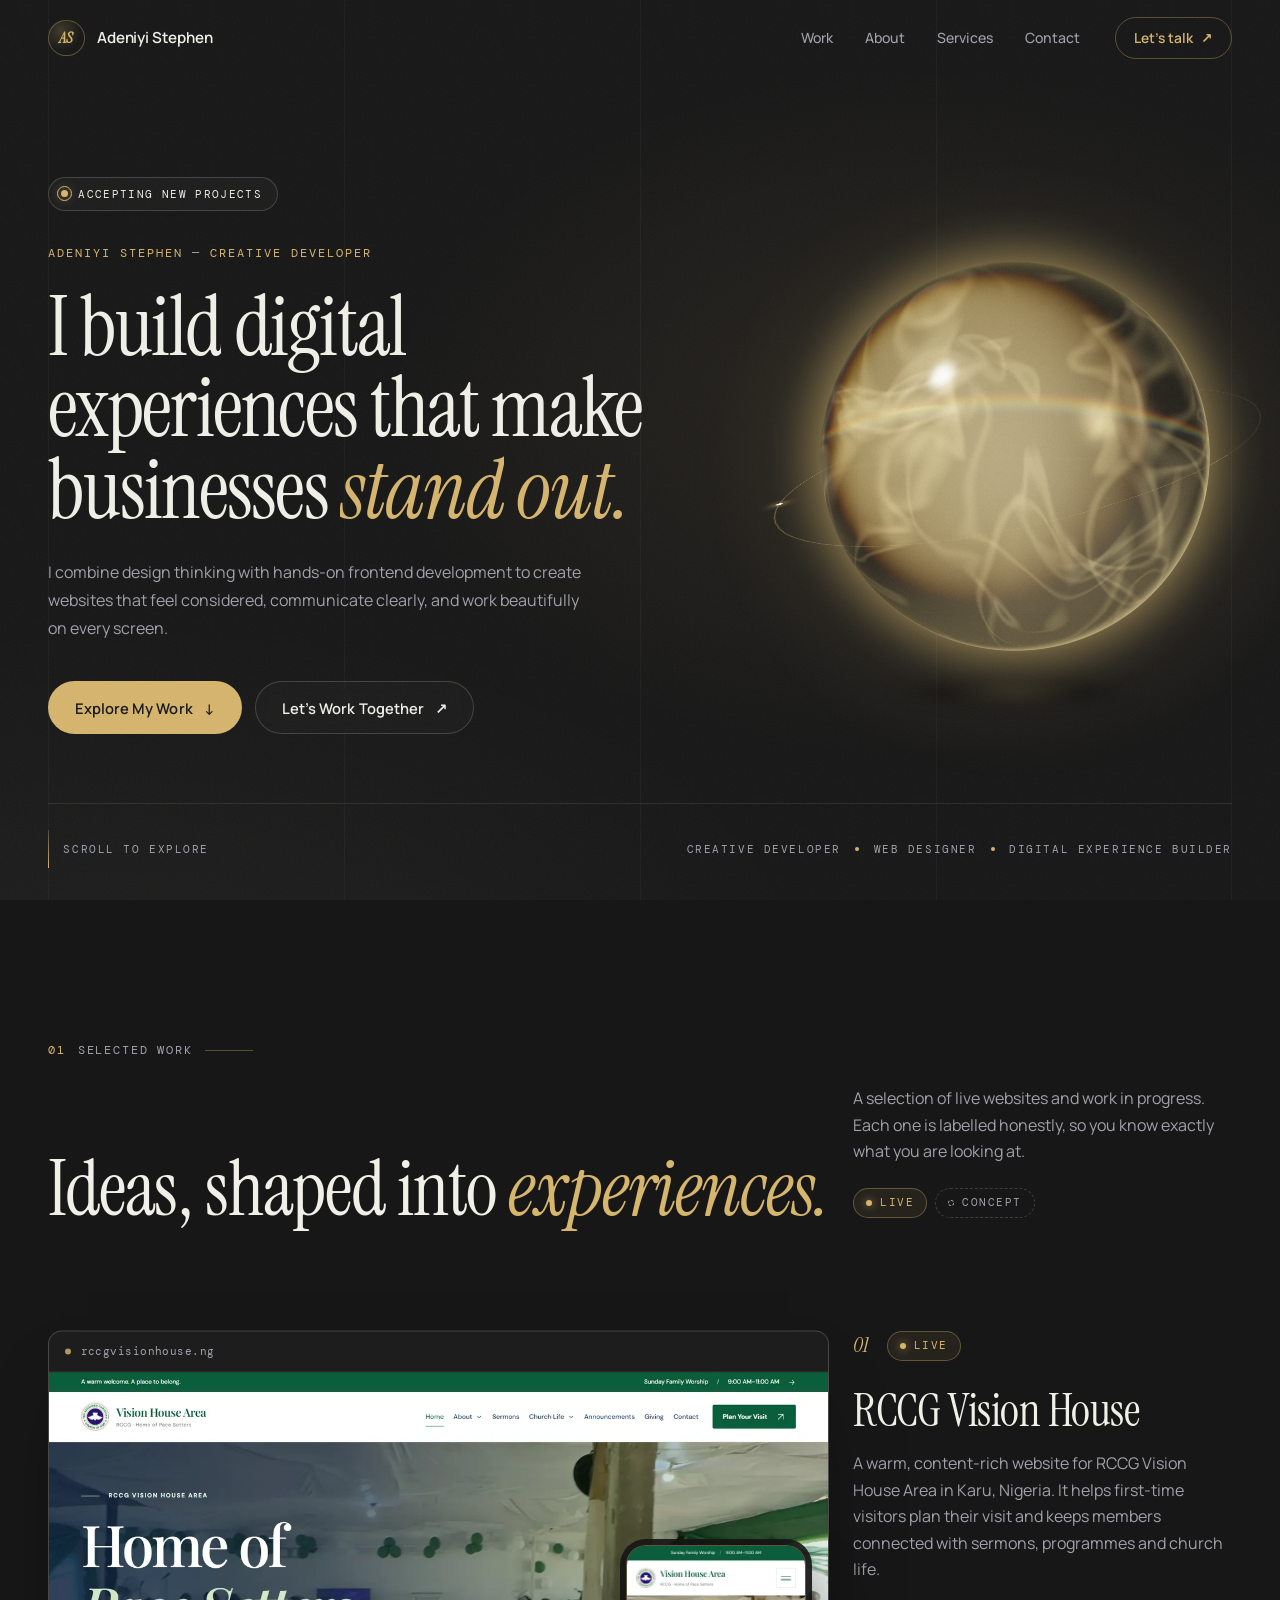
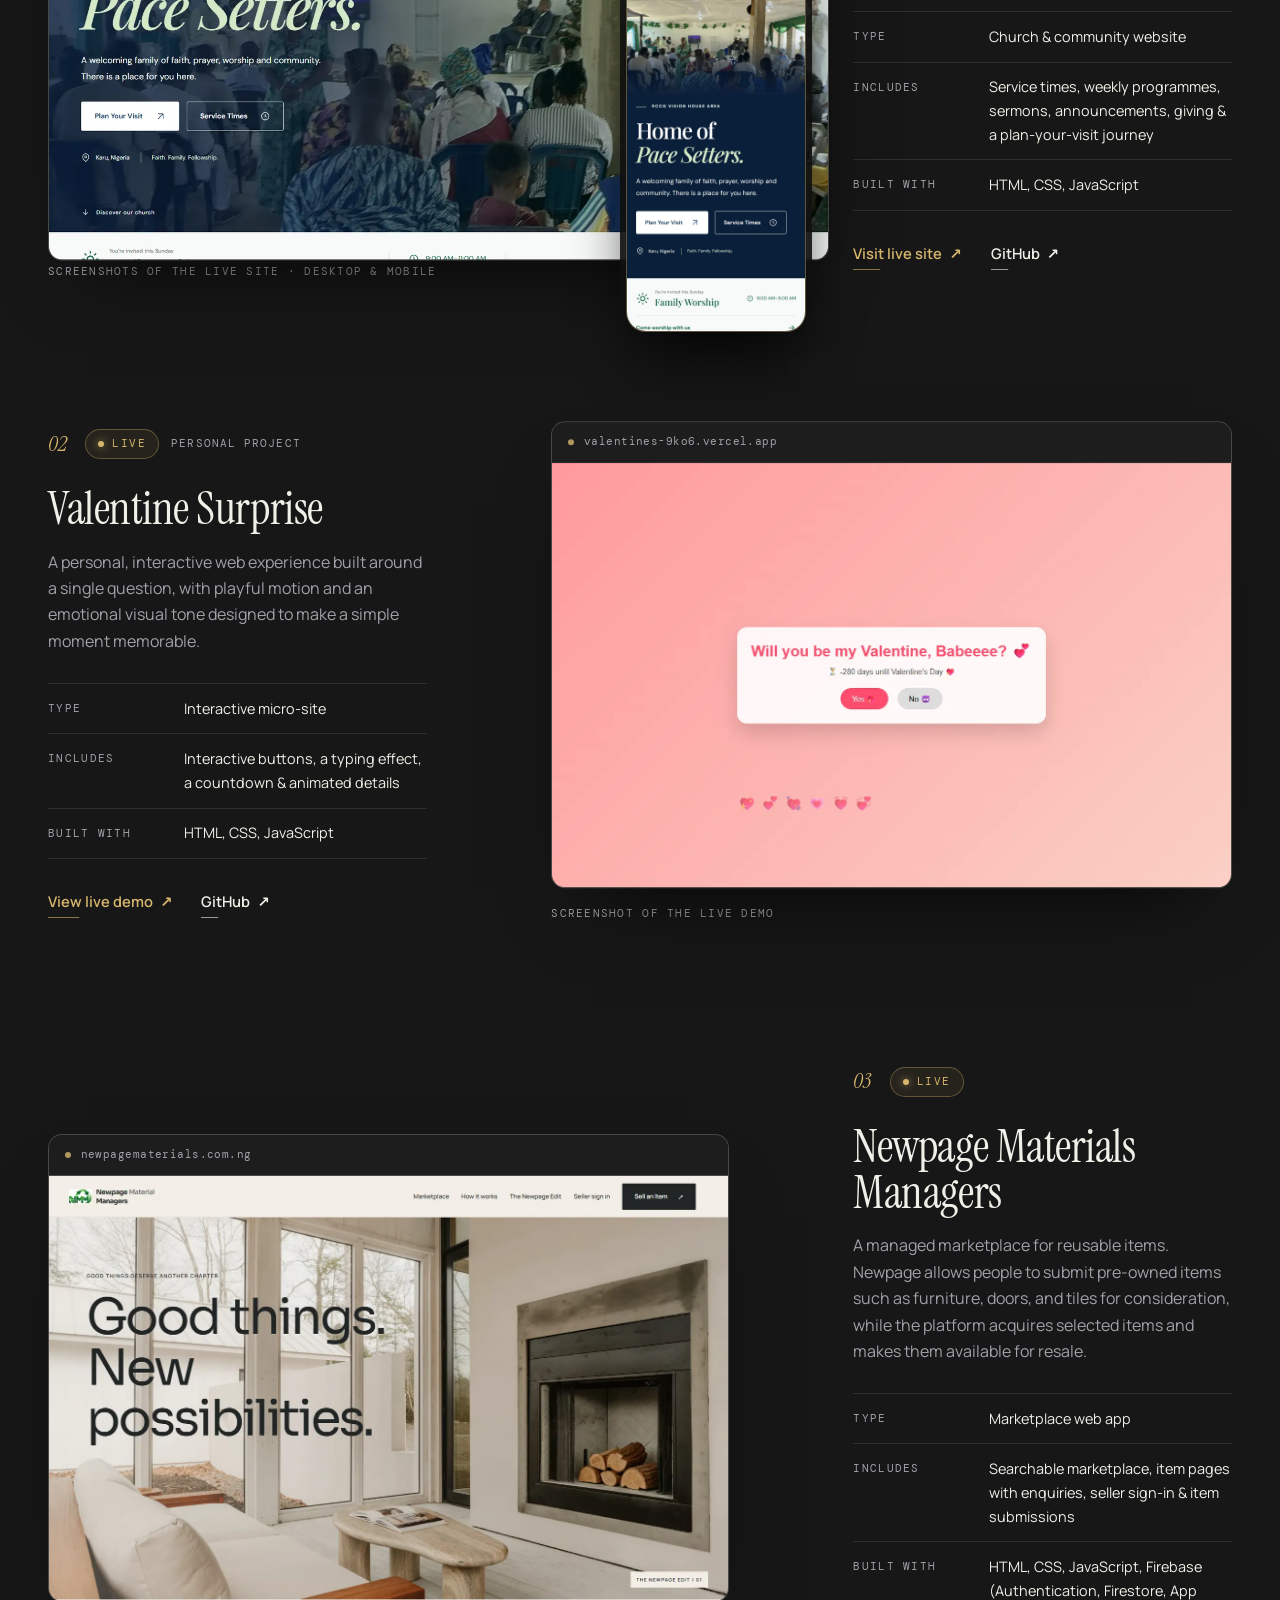
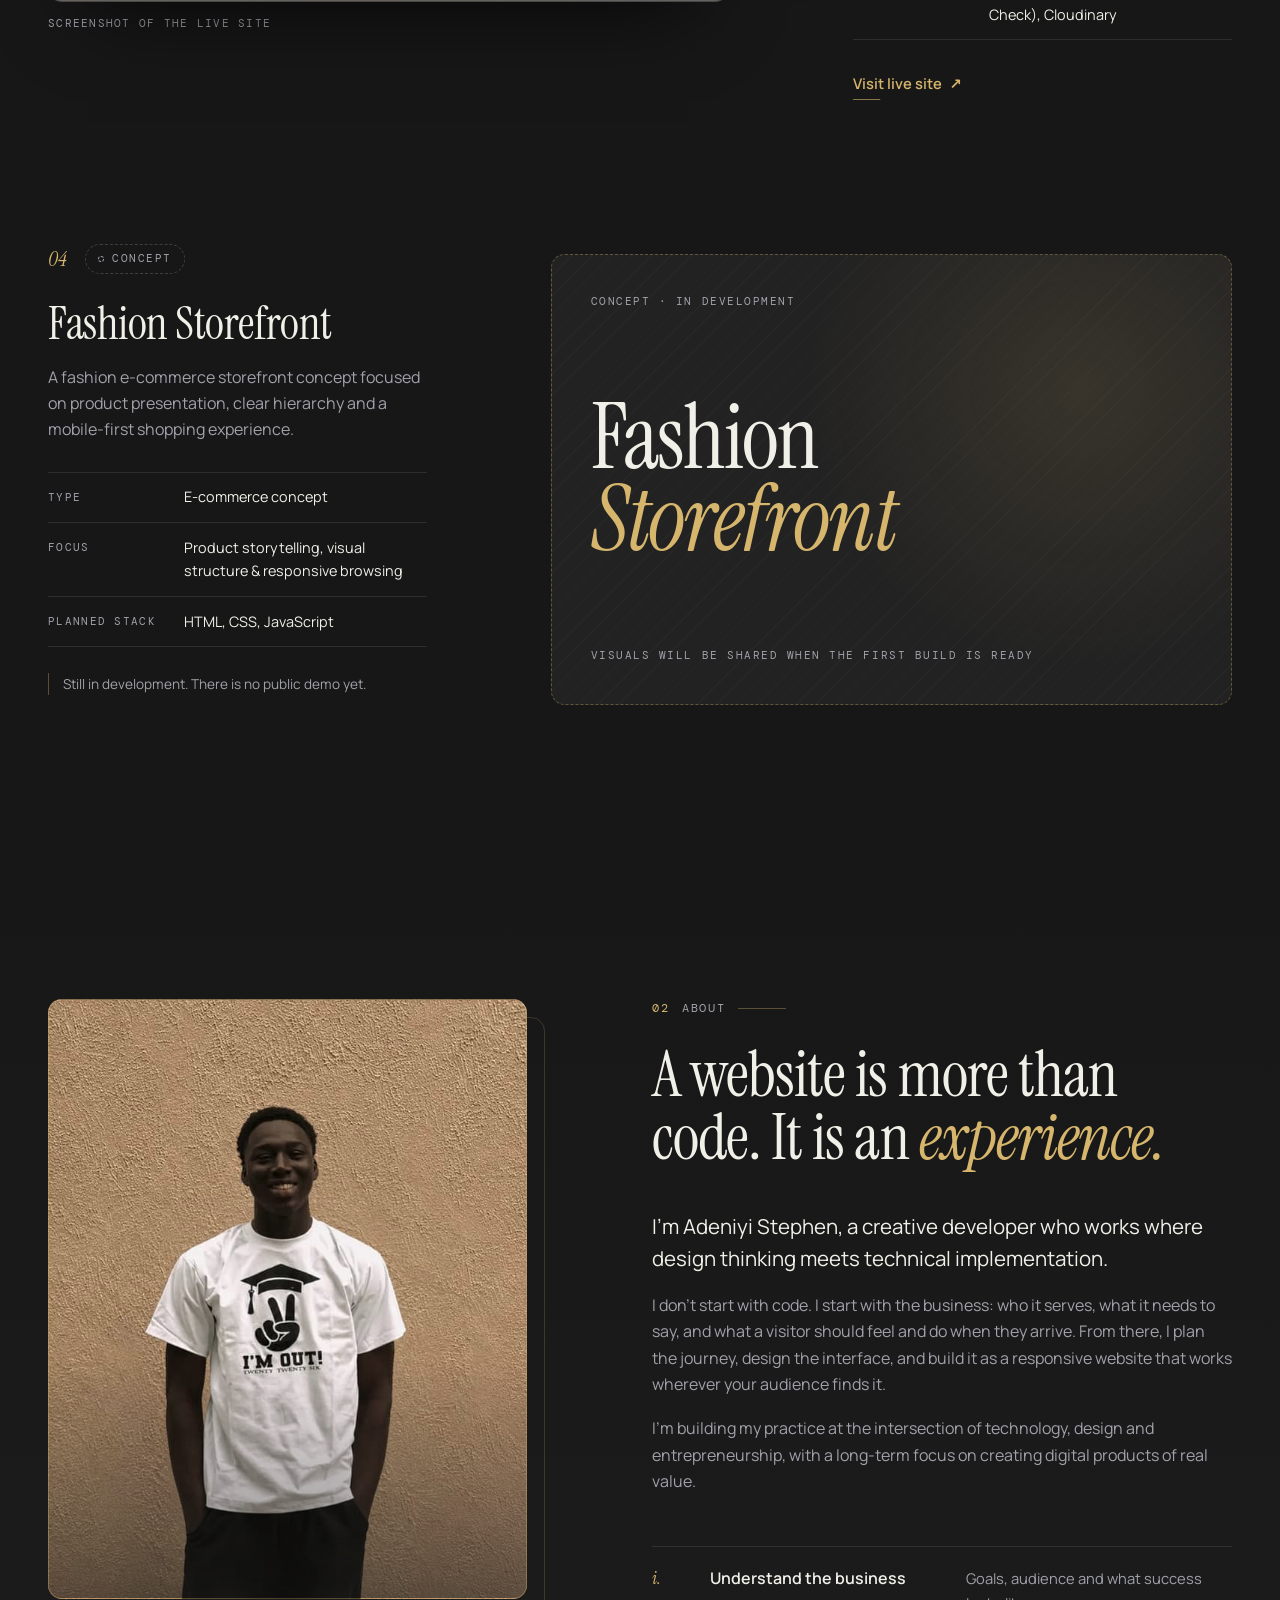
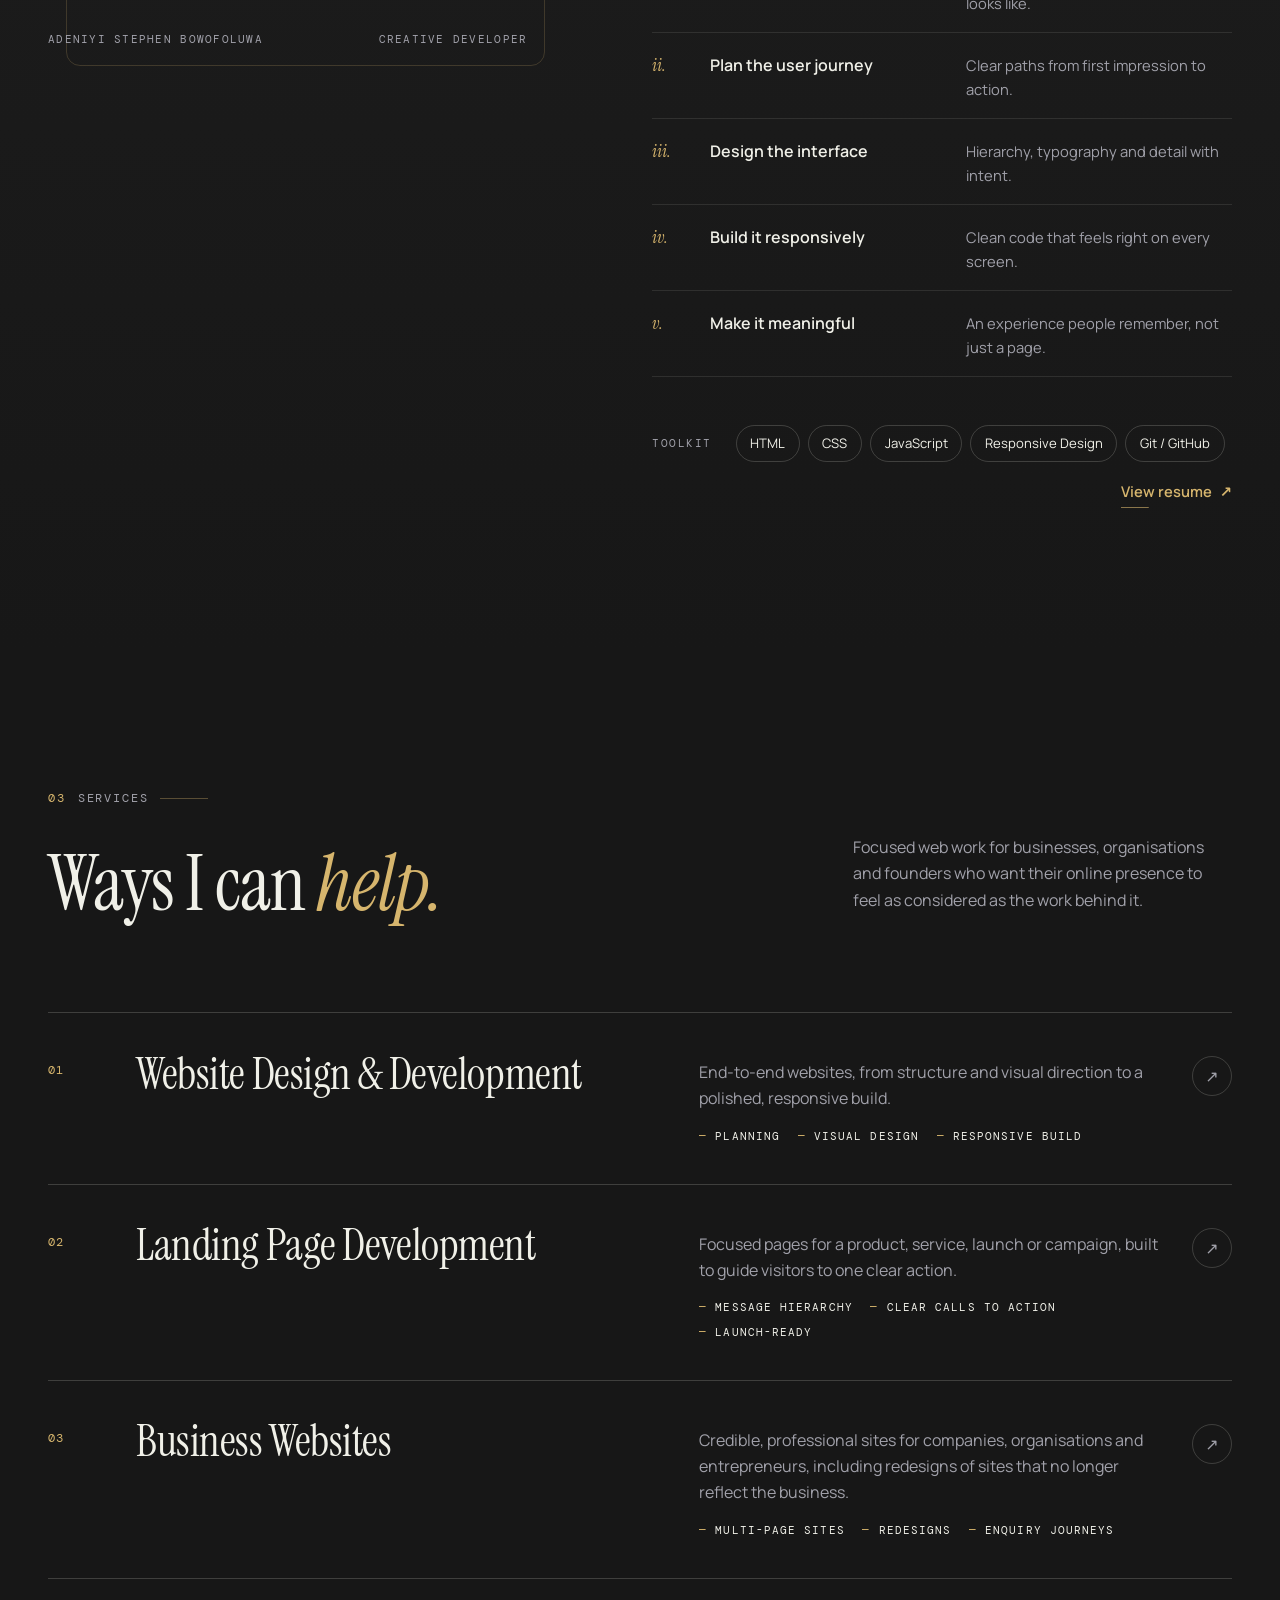
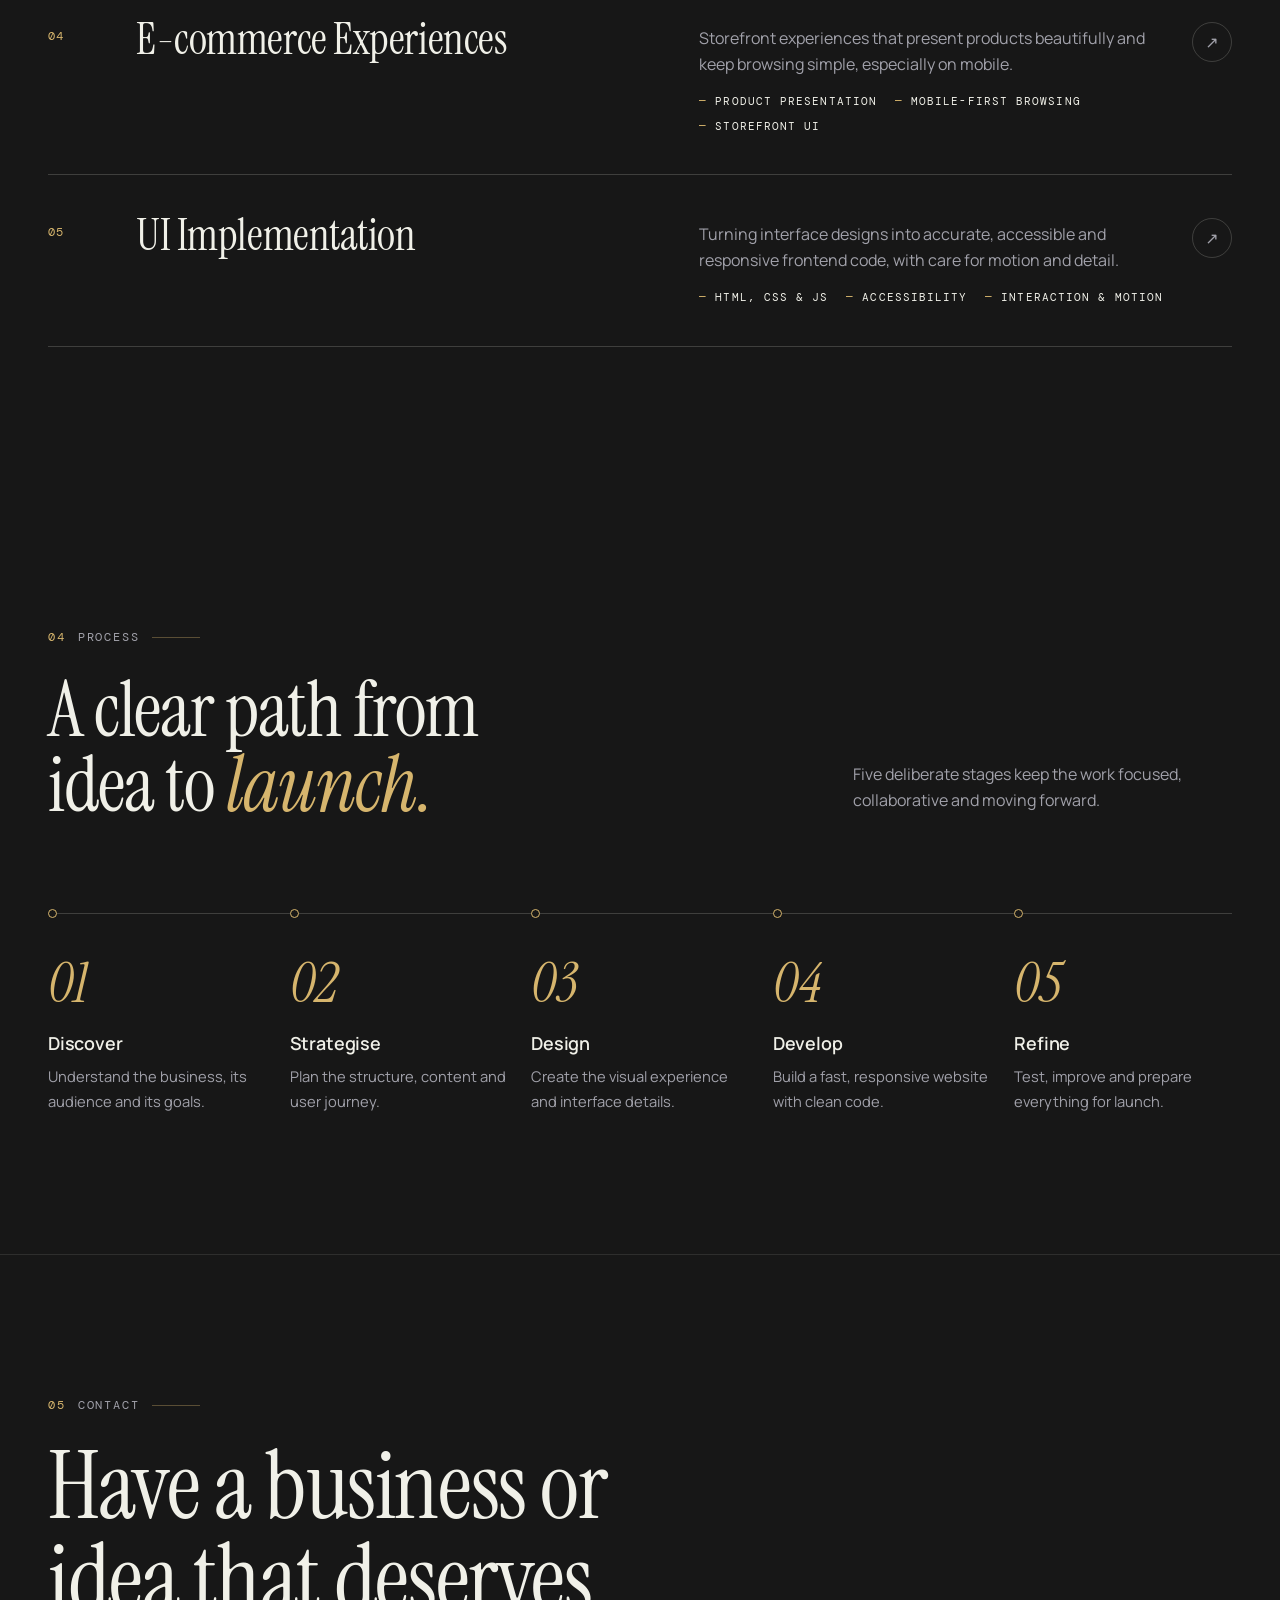
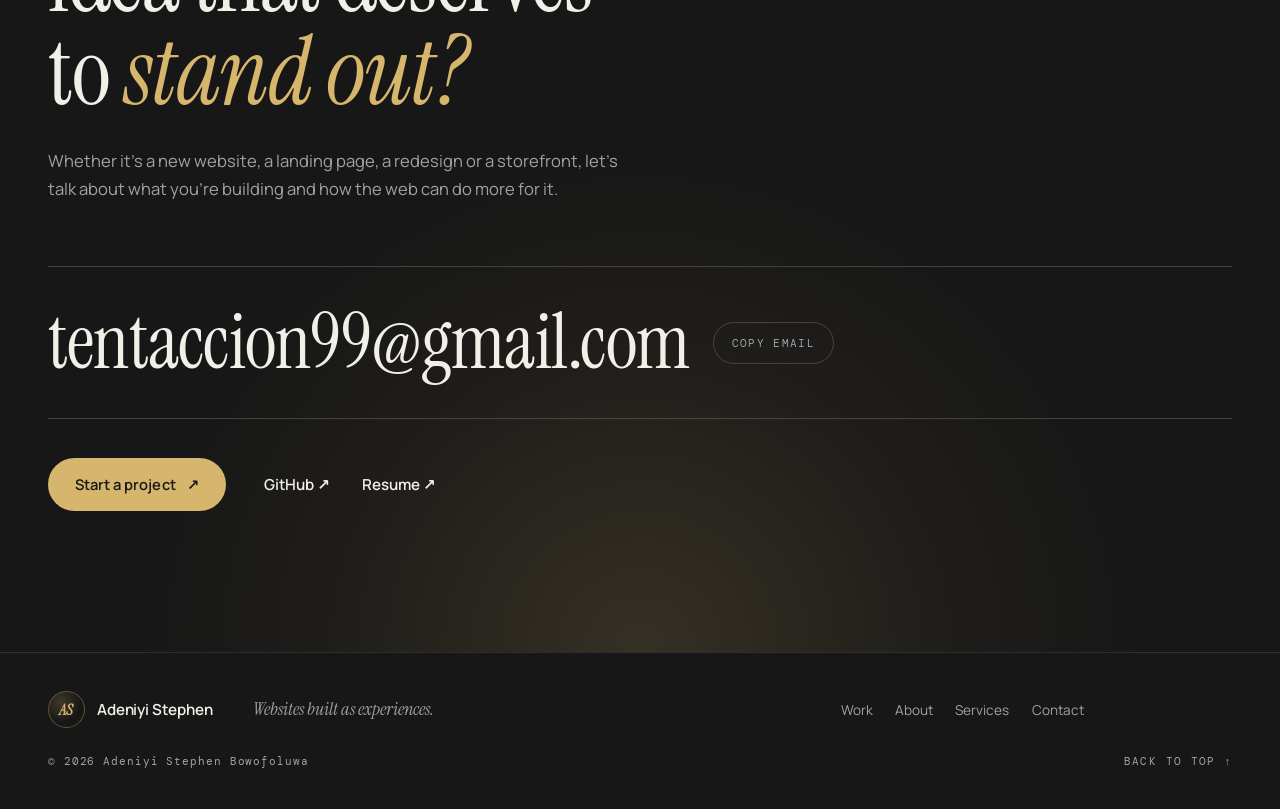
<file: index.html>
<!doctype html>
<html lang="en">
  <head>
    <meta charset="utf-8" />
    <meta name="viewport" content="width=device-width, initial-scale=1" />
    <title>Adeniyi Stephen — Creative Developer &amp; Web Designer</title>
    <meta
      name="description"
      content="Adeniyi Stephen Bowofoluwa is a creative developer and web designer who plans, designs and builds responsive websites and digital experiences that help businesses stand out."
    />
    <meta name="author" content="Adeniyi Stephen Bowofoluwa" />
    <meta name="theme-color" content="#171717" />
    <meta name="color-scheme" content="dark" />
    <meta property="og:type" content="website" />
    <meta property="og:title" content="Adeniyi Stephen — Creative Developer &amp; Web Designer" />
    <meta
      property="og:description"
      content="Digital experiences that make businesses stand out — designed with intention and built to work beautifully on every screen."
    />
    <meta name="twitter:card" content="summary" />
    <link rel="icon" href="favicon.svg" type="image/svg+xml" />

    <link rel="preconnect" href="https://fonts.googleapis.com" />
    <link rel="preconnect" href="https://fonts.gstatic.com" crossorigin />
    <link
      href="https://fonts.googleapis.com/css2?family=DM+Mono:wght@400;500&family=Instrument+Serif:ital@0;1&family=Manrope:wght@400;500;600;700&display=swap"
      rel="stylesheet"
    />
    <link rel="stylesheet" href="styles.css" />

    <script type="application/ld+json">
      {
        "@context": "https://schema.org",
        "@type": "Person",
        "name": "Adeniyi Stephen Bowofoluwa",
        "alternateName": "Adeniyi Stephen",
        "jobTitle": "Creative Developer & Web Designer",
        "email": "mailto:tentaccion99@gmail.com",
        "sameAs": ["https://github.com/bowofol"],
        "knowsAbout": ["Web design", "Frontend development", "HTML", "CSS", "JavaScript", "Responsive design"]
      }
    </script>
  </head>
  <body>
    <a class="skip-link" href="#main">Skip to content</a>
    <div class="scroll-progress" aria-hidden="true"><span data-progress></span></div>

    <!-- ============ Navigation ============ -->
    <header class="site-header" data-header>
      <div class="header-inner">
        <a class="wordmark" href="#top" aria-label="Adeniyi Stephen — back to top">
          <span class="wordmark-mark" aria-hidden="true">AS</span>
          <span class="wordmark-name">Adeniyi Stephen</span>
        </a>

        <nav class="site-nav" id="site-nav" aria-label="Primary">
          <ul class="nav-list">
            <li><a href="#work" data-nav-link><span class="nav-num" aria-hidden="true">01</span>Work</a></li>
            <li><a href="#about" data-nav-link><span class="nav-num" aria-hidden="true">02</span>About</a></li>
            <li><a href="#services" data-nav-link><span class="nav-num" aria-hidden="true">03</span>Services</a></li>
            <li><a href="#contact" data-nav-link><span class="nav-num" aria-hidden="true">04</span>Contact</a></li>
          </ul>
          <a class="nav-cta" href="#contact">Let’s talk <span aria-hidden="true">↗</span></a>
          <p class="nav-footnote">
            <a href="mailto:tentaccion99@gmail.com">tentaccion99@gmail.com</a>
          </p>
        </nav>

        <button class="nav-toggle" type="button" aria-expanded="false" aria-controls="site-nav">
          <span class="nav-toggle-label">Menu</span>
          <span class="nav-toggle-lines" aria-hidden="true"><i></i><i></i></span>
        </button>
      </div>
    </header>

    <main id="main">
      <!-- ============ Hero ============ -->
      <section class="hero" id="top" aria-labelledby="hero-title">
        <div class="hero-guides" aria-hidden="true"><i></i><i></i><i></i><i></i></div>

        <div class="shell hero-grid">
          <div class="hero-copy">
            <p class="availability reveal">
              <span class="availability-dot" aria-hidden="true"></span>
              Accepting new projects
            </p>
            <p class="hero-name reveal" style="--d: 0.08s">
              Adeniyi Stephen <span aria-hidden="true">—</span> Creative Developer
            </p>
            <h1 id="hero-title" class="hero-title" data-split>
              I build digital experiences that make businesses <em>stand out.</em>
            </h1>
            <p class="hero-lede reveal" style="--d: 0.5s">
              I combine design thinking with hands-on frontend development to create websites that
              feel considered, communicate clearly, and work beautifully on every screen.
            </p>
            <div class="hero-actions reveal" style="--d: 0.62s">
              <a class="btn btn-gold" href="#work">
                Explore My Work <span class="btn-arrow" aria-hidden="true">↓</span>
              </a>
              <a class="btn btn-ghost" href="#contact">
                Let’s Work Together <span class="btn-arrow" aria-hidden="true">↗</span>
              </a>
            </div>
          </div>

          <div class="hero-orb" aria-hidden="true">
            <div class="orb" data-orb>
              <div class="orb-aura"></div>
              <div class="orb-float">
                <div class="orb-ring orb-ring--back"><span></span></div>
                <div class="orb-fallback"></div>
                <canvas class="orb-canvas" data-orb-canvas></canvas>
                <div class="orb-ring-clip"><div class="orb-ring orb-ring--front"><span></span><b></b></div></div>
              </div>
              <div class="orb-shadow"></div>
            </div>
          </div>
        </div>

        <div class="shell hero-foot">
          <a class="scroll-cue" href="#work">
            <span class="scroll-cue-track" aria-hidden="true"><span></span></span>
            Scroll to explore
          </a>
          <ul class="hero-roles" aria-label="Disciplines">
            <li>Creative Developer</li>
            <li>Web Designer</li>
            <li>Digital Experience Builder</li>
          </ul>
        </div>
      </section>

      <!-- ============ Selected Work ============ -->
      <section class="section work" id="work" aria-labelledby="work-title">
        <div class="shell">
          <header class="section-head">
            <p class="section-index reveal"><span>01</span> Selected Work</p>
            <h2 id="work-title" class="reveal">Ideas, shaped into <em>experiences.</em></h2>
            <div class="section-aside reveal" style="--d: 0.12s">
              <p>
                A selection of live websites and work in progress. Each one is labelled honestly, so
                you know exactly what you are looking at.
              </p>
              <ul class="status-legend" aria-label="Project status key">
                <li><span class="status status--live">Live</span></li>
                <li><span class="status status--concept">Concept</span></li>
              </ul>
            </div>
          </header>

          <div class="project-list">
            <!-- Project 01 — RCCG Vision House -->
            <article class="project project--feature" aria-labelledby="p1-title">
              <figure class="project-media reveal">
                <div class="frame" data-parallax>
                  <div class="frame-bar" aria-hidden="true">
                    <span class="frame-dot"></span>rccgvisionhouse.ng
                  </div>
                  <img
                    src="assets/work/vision-house-desktop.webp"
                    width="1400"
                    height="875"
                    loading="lazy"
                    decoding="async"
                    alt="Screenshot of the RCCG Vision House Area homepage: the headline ‘Home of Pace Setters’ over a photo of the congregation, with Plan Your Visit and Service Times buttons."
                  />
                </div>
                <div class="frame frame--phone">
                  <img
                    src="assets/work/vision-house-mobile.webp"
                    width="780"
                    height="1688"
                    loading="lazy"
                    decoding="async"
                    alt="Screenshot of the same homepage on a mobile screen."
                  />
                </div>
                <figcaption>Screenshots of the live site · desktop &amp; mobile</figcaption>
              </figure>

              <div class="project-body reveal" style="--d: 0.1s">
                <div class="project-top">
                  <span class="project-num">01</span>
                  <span class="status status--live">Live</span>
                </div>
                <h3 id="p1-title">RCCG Vision House</h3>
                <p class="project-desc">
                  A warm, content-rich website for RCCG Vision House Area in Karu, Nigeria. It helps
                  first-time visitors plan their visit and keeps members connected with sermons,
                  programmes and church life.
                </p>
                <dl class="project-facts">
                  <div><dt>Type</dt><dd>Church &amp; community website</dd></div>
                  <div>
                    <dt>Includes</dt>
                    <dd>Service times, weekly programmes, sermons, announcements, giving &amp; a plan-your-visit journey</dd>
                  </div>
                  <div><dt>Built with</dt><dd>HTML, CSS, JavaScript</dd></div>
                </dl>
                <div class="project-links">
                  <a class="link-arrow" href="https://www.rccgvisionhouse.ng/" target="_blank" rel="noopener noreferrer">
                    Visit live site <span aria-hidden="true">↗</span><span class="sr-only">(opens in a new tab)</span>
                  </a>
                  <a class="link-arrow link-arrow--muted" href="https://github.com/bowofol/vision-house-parish" target="_blank" rel="noopener noreferrer">
                    GitHub <span aria-hidden="true">↗</span><span class="sr-only">(opens in a new tab)</span>
                  </a>
                </div>
              </div>
            </article>

            <!-- Project 02 — Valentine Surprise -->
            <article class="project project--flip" aria-labelledby="p2-title">
              <figure class="project-media reveal">
                <div class="frame" data-parallax>
                  <div class="frame-bar" aria-hidden="true">
                    <span class="frame-dot"></span>valentines-9ko6.vercel.app
                  </div>
                  <img
                    src="assets/work/valentine-desktop.webp"
                    width="1400"
                    height="875"
                    loading="lazy"
                    decoding="async"
                    alt="Screenshot of the Valentine Surprise website: a card on a soft pink gradient asking ‘Will you be my Valentine?’ with Yes and No buttons."
                  />
                </div>
                <figcaption>Screenshot of the live demo</figcaption>
              </figure>

              <div class="project-body reveal" style="--d: 0.1s">
                <div class="project-top">
                  <span class="project-num">02</span>
                  <span class="status status--live">Live</span>
                  <span class="status-note">Personal project</span>
                </div>
                <h3 id="p2-title">Valentine Surprise</h3>
                <p class="project-desc">
                  A personal, interactive web experience built around a single question, with playful
                  motion and an emotional visual tone designed to make a simple moment memorable.
                </p>
                <dl class="project-facts">
                  <div><dt>Type</dt><dd>Interactive micro-site</dd></div>
                  <div><dt>Includes</dt><dd>Interactive buttons, a typing effect, a countdown &amp; animated details</dd></div>
                  <div><dt>Built with</dt><dd>HTML, CSS, JavaScript</dd></div>
                </dl>
                <div class="project-links">
                  <a class="link-arrow" href="https://valentines-9ko6.vercel.app/" target="_blank" rel="noopener noreferrer">
                    View live demo <span aria-hidden="true">↗</span><span class="sr-only">(opens in a new tab)</span>
                  </a>
                  <a class="link-arrow link-arrow--muted" href="https://github.com/bowofol/valentine" target="_blank" rel="noopener noreferrer">
                    GitHub <span aria-hidden="true">↗</span><span class="sr-only">(opens in a new tab)</span>
                  </a>
                </div>
              </div>
            </article>

            <!-- Project 03 — Newpage Materials Managers -->
            <article class="project" aria-labelledby="p3-title">
              <figure class="project-media reveal">
                <div class="frame" data-parallax>
                  <div class="frame-bar" aria-hidden="true">
                    <span class="frame-dot"></span>newpagematerials.com.ng
                  </div>
                  <img
                    src="assets/work/newpage-desktop.webp"
                    width="1400"
                    height="875"
                    loading="lazy"
                    decoding="async"
                    alt="Screenshot of the Newpage Material Managers homepage: the headline ‘Good things. New possibilities.’ over an interior photo, with Marketplace, How it works and Sell an Item in the navigation."
                  />
                </div>
                <figcaption>Screenshot of the live site</figcaption>
              </figure>

              <div class="project-body reveal" style="--d: 0.1s">
                <div class="project-top">
                  <span class="project-num">03</span>
                  <span class="status status--live">Live</span>
                </div>
                <h3 id="p3-title">Newpage Materials Managers</h3>
                <p class="project-desc">
                  A managed marketplace for reusable items. Newpage allows people to submit pre-owned
                  items such as furniture, doors, and tiles for consideration, while the platform
                  acquires selected items and makes them available for resale.
                </p>
                <dl class="project-facts">
                  <div><dt>Type</dt><dd>Marketplace web app</dd></div>
                  <div><dt>Includes</dt><dd>Searchable marketplace, item pages with enquiries, seller sign-in &amp; item submissions</dd></div>
                  <div><dt>Built with</dt><dd>HTML, CSS, JavaScript, Firebase (Authentication, Firestore, App Check), Cloudinary</dd></div>
                </dl>
                <div class="project-links">
                  <a class="link-arrow" href="https://newpagematerials.com.ng" target="_blank" rel="noopener noreferrer">
                    Visit live site <span aria-hidden="true">↗</span><span class="sr-only">(opens in a new tab)</span>
                  </a>
                </div>
              </div>
            </article>

            <!-- Project 04 — Fashion Storefront (concept) -->
            <article class="project project--flip" aria-labelledby="p4-title">
              <div class="project-media reveal">
                <div class="concept-plate" role="img" aria-label="Typographic placeholder. No visuals for this concept have been published yet.">
                  <span class="concept-label">Concept · in development</span>
                  <p class="concept-word">Fashion<br /><em>Storefront</em></p>
                  <span class="concept-foot">Visuals will be shared when the first build is ready</span>
                </div>
              </div>

              <div class="project-body reveal" style="--d: 0.1s">
                <div class="project-top">
                  <span class="project-num">04</span>
                  <span class="status status--concept">Concept</span>
                </div>
                <h3 id="p4-title">Fashion Storefront</h3>
                <p class="project-desc">
                  A fashion e-commerce storefront concept focused on product presentation, clear
                  hierarchy and a mobile-first shopping experience.
                </p>
                <dl class="project-facts">
                  <div><dt>Type</dt><dd>E-commerce concept</dd></div>
                  <div><dt>Focus</dt><dd>Product storytelling, visual structure &amp; responsive browsing</dd></div>
                  <div><dt>Planned stack</dt><dd>HTML, CSS, JavaScript</dd></div>
                </dl>
                <p class="project-note">Still in development. There is no public demo yet.</p>
              </div>
            </article>
          </div>
        </div>
      </section>

      <!-- ============ About ============ -->
      <section class="section about" id="about" aria-labelledby="about-title">
        <div class="shell about-grid">
          <figure class="about-portrait reveal">
            <div class="portrait-frame">
              <img
                src="assets/adeniyi-stephen.jpg"
                width="640"
                height="853"
                loading="lazy"
                decoding="async"
                alt="Portrait of Adeniyi Stephen Bowofoluwa smiling in a white T-shirt against a warm textured wall."
              />
            </div>
            <figcaption>
              <span>Adeniyi Stephen Bowofoluwa</span>
              <span>Creative Developer</span>
            </figcaption>
          </figure>

          <div class="about-content">
            <p class="section-index reveal"><span>02</span> About</p>
            <h2 id="about-title" class="reveal">A website is more than code. It is an <em>experience.</em></h2>

            <div class="about-copy reveal" style="--d: 0.1s">
              <p class="about-lead">
                I’m Adeniyi Stephen, a creative developer who works where design thinking meets
                technical implementation.
              </p>
              <p>
                I don’t start with code. I start with the business: who it serves, what it needs to
                say, and what a visitor should feel and do when they arrive. From there, I plan the
                journey, design the interface, and build it as a responsive website that works
                wherever your audience finds it.
              </p>
              <p>
                I’m building my practice at the intersection of technology, design and
                entrepreneurship, with a long-term focus on creating digital products of real value.
              </p>
            </div>

            <ol class="approach reveal" style="--d: 0.15s" aria-label="How I think about a project">
              <li><span>i.</span><strong>Understand the business</strong><p>Goals, audience and what success looks like.</p></li>
              <li><span>ii.</span><strong>Plan the user journey</strong><p>Clear paths from first impression to action.</p></li>
              <li><span>iii.</span><strong>Design the interface</strong><p>Hierarchy, typography and detail with intent.</p></li>
              <li><span>iv.</span><strong>Build it responsively</strong><p>Clean code that feels right on every screen.</p></li>
              <li><span>v.</span><strong>Make it meaningful</strong><p>An experience people remember, not just a page.</p></li>
            </ol>

            <div class="toolkit reveal" style="--d: 0.2s">
              <p class="toolkit-label">Toolkit</p>
              <ul>
                <li>HTML</li>
                <li>CSS</li>
                <li>JavaScript</li>
                <li>Responsive Design</li>
                <li>Git / GitHub</li>
              </ul>
              <a class="link-arrow" href="resume.html">View resume <span aria-hidden="true">↗</span></a>
            </div>
          </div>
        </div>
      </section>

      <!-- ============ Services ============ -->
      <section class="section services" id="services" aria-labelledby="services-title">
        <div class="shell">
          <header class="section-head">
            <p class="section-index reveal"><span>03</span> Services</p>
            <h2 id="services-title" class="reveal">Ways I can <em>help.</em></h2>
            <div class="section-aside reveal" style="--d: 0.12s">
              <p>
                Focused web work for businesses, organisations and founders who want their online
                presence to feel as considered as the work behind it.
              </p>
            </div>
          </header>

          <ol class="service-list">
            <li class="service reveal">
              <span class="service-num">01</span>
              <h3>Website Design &amp; Development</h3>
              <div class="service-detail">
                <p>End-to-end websites, from structure and visual direction to a polished, responsive build.</p>
                <ul><li>Planning</li><li>Visual design</li><li>Responsive build</li></ul>
              </div>
              <span class="service-arrow" aria-hidden="true">↗</span>
            </li>
            <li class="service reveal">
              <span class="service-num">02</span>
              <h3>Landing Page Development</h3>
              <div class="service-detail">
                <p>Focused pages for a product, service, launch or campaign, built to guide visitors to one clear action.</p>
                <ul><li>Message hierarchy</li><li>Clear calls to action</li><li>Launch-ready</li></ul>
              </div>
              <span class="service-arrow" aria-hidden="true">↗</span>
            </li>
            <li class="service reveal">
              <span class="service-num">03</span>
              <h3>Business Websites</h3>
              <div class="service-detail">
                <p>Credible, professional sites for companies, organisations and entrepreneurs, including redesigns of sites that no longer reflect the business.</p>
                <ul><li>Multi-page sites</li><li>Redesigns</li><li>Enquiry journeys</li></ul>
              </div>
              <span class="service-arrow" aria-hidden="true">↗</span>
            </li>
            <li class="service reveal">
              <span class="service-num">04</span>
              <h3>E-commerce Experiences</h3>
              <div class="service-detail">
                <p>Storefront experiences that present products beautifully and keep browsing simple, especially on mobile.</p>
                <ul><li>Product presentation</li><li>Mobile-first browsing</li><li>Storefront UI</li></ul>
              </div>
              <span class="service-arrow" aria-hidden="true">↗</span>
            </li>
            <li class="service reveal">
              <span class="service-num">05</span>
              <h3>UI Implementation</h3>
              <div class="service-detail">
                <p>Turning interface designs into accurate, accessible and responsive frontend code, with care for motion and detail.</p>
                <ul><li>HTML, CSS &amp; JS</li><li>Accessibility</li><li>Interaction &amp; motion</li></ul>
              </div>
              <span class="service-arrow" aria-hidden="true">↗</span>
            </li>
          </ol>
        </div>
      </section>

      <!-- ============ Process ============ -->
      <section class="section process" id="process" aria-labelledby="process-title">
        <div class="shell">
          <header class="section-head">
            <p class="section-index reveal"><span>04</span> Process</p>
            <h2 id="process-title" class="reveal">A clear path from idea to <em>launch.</em></h2>
            <div class="section-aside reveal" style="--d: 0.12s">
              <p>Five deliberate stages keep the work focused, collaborative and moving forward.</p>
            </div>
          </header>

          <div class="process-wrap" data-process>
            <div class="process-track" aria-hidden="true"><span></span></div>
            <ol class="process-steps">
              <li class="reveal"><span class="step-num">01</span><h3>Discover</h3><p>Understand the business, its audience and its goals.</p></li>
              <li class="reveal" style="--d: 0.08s"><span class="step-num">02</span><h3>Strategise</h3><p>Plan the structure, content and user journey.</p></li>
              <li class="reveal" style="--d: 0.16s"><span class="step-num">03</span><h3>Design</h3><p>Create the visual experience and interface details.</p></li>
              <li class="reveal" style="--d: 0.24s"><span class="step-num">04</span><h3>Develop</h3><p>Build a fast, responsive website with clean code.</p></li>
              <li class="reveal" style="--d: 0.32s"><span class="step-num">05</span><h3>Refine</h3><p>Test, improve and prepare everything for launch.</p></li>
            </ol>
          </div>
        </div>
      </section>

      <!-- ============ Contact ============ -->
      <section class="section contact" id="contact" aria-labelledby="contact-title">
        <div class="contact-glow" aria-hidden="true"></div>
        <div class="shell contact-inner">
          <p class="section-index reveal"><span>05</span> Contact</p>
          <h2 id="contact-title" class="contact-title reveal">
            Have a business or idea that deserves to <em>stand out?</em>
          </h2>
          <p class="contact-lede reveal" style="--d: 0.1s">
            Whether it’s a new website, a landing page, a redesign or a storefront, let’s talk about
            what you’re building and how the web can do more for it.
          </p>

          <div class="contact-email reveal" style="--d: 0.16s">
            <a class="email-link" href="mailto:tentaccion99@gmail.com?subject=Project%20enquiry">tentaccion99@gmail.com</a>
            <button class="copy-btn" type="button" data-copy="tentaccion99@gmail.com">
              <span data-copy-label>Copy email</span>
            </button>
            <span class="sr-only" aria-live="polite" data-copy-status></span>
          </div>

          <div class="contact-actions reveal" style="--d: 0.22s">
            <a class="btn btn-gold" href="mailto:tentaccion99@gmail.com?subject=Project%20enquiry">
              Start a project <span class="btn-arrow" aria-hidden="true">↗</span>
            </a>
            <ul class="contact-links">
              <li>
                <a href="https://github.com/bowofol" target="_blank" rel="noopener noreferrer">
                  GitHub <span aria-hidden="true">↗</span><span class="sr-only">(opens in a new tab)</span>
                </a>
              </li>
              <li><a href="resume.html">Resume <span aria-hidden="true">↗</span></a></li>
            </ul>
          </div>
        </div>
      </section>
    </main>

    <!-- ============ Footer ============ -->
    <footer class="site-footer">
      <div class="shell footer-inner">
        <a class="wordmark" href="#top" aria-label="Adeniyi Stephen — back to top">
          <span class="wordmark-mark" aria-hidden="true">AS</span>
          <span class="wordmark-name">Adeniyi Stephen</span>
        </a>
        <p class="footer-tag">Websites built as experiences.</p>
        <nav class="footer-nav" aria-label="Footer">
          <a href="#work">Work</a>
          <a href="#about">About</a>
          <a href="#services">Services</a>
          <a href="#contact">Contact</a>
        </nav>
        <p class="footer-copy">© <span data-year>2026</span> Adeniyi Stephen Bowofoluwa</p>
        <a class="footer-top" href="#top">Back to top <span aria-hidden="true">↑</span></a>
      </div>
    </footer>

    <script src="script.js" defer></script>
    <script src="orb.js" defer></script>
  </body>
</html>
</file>
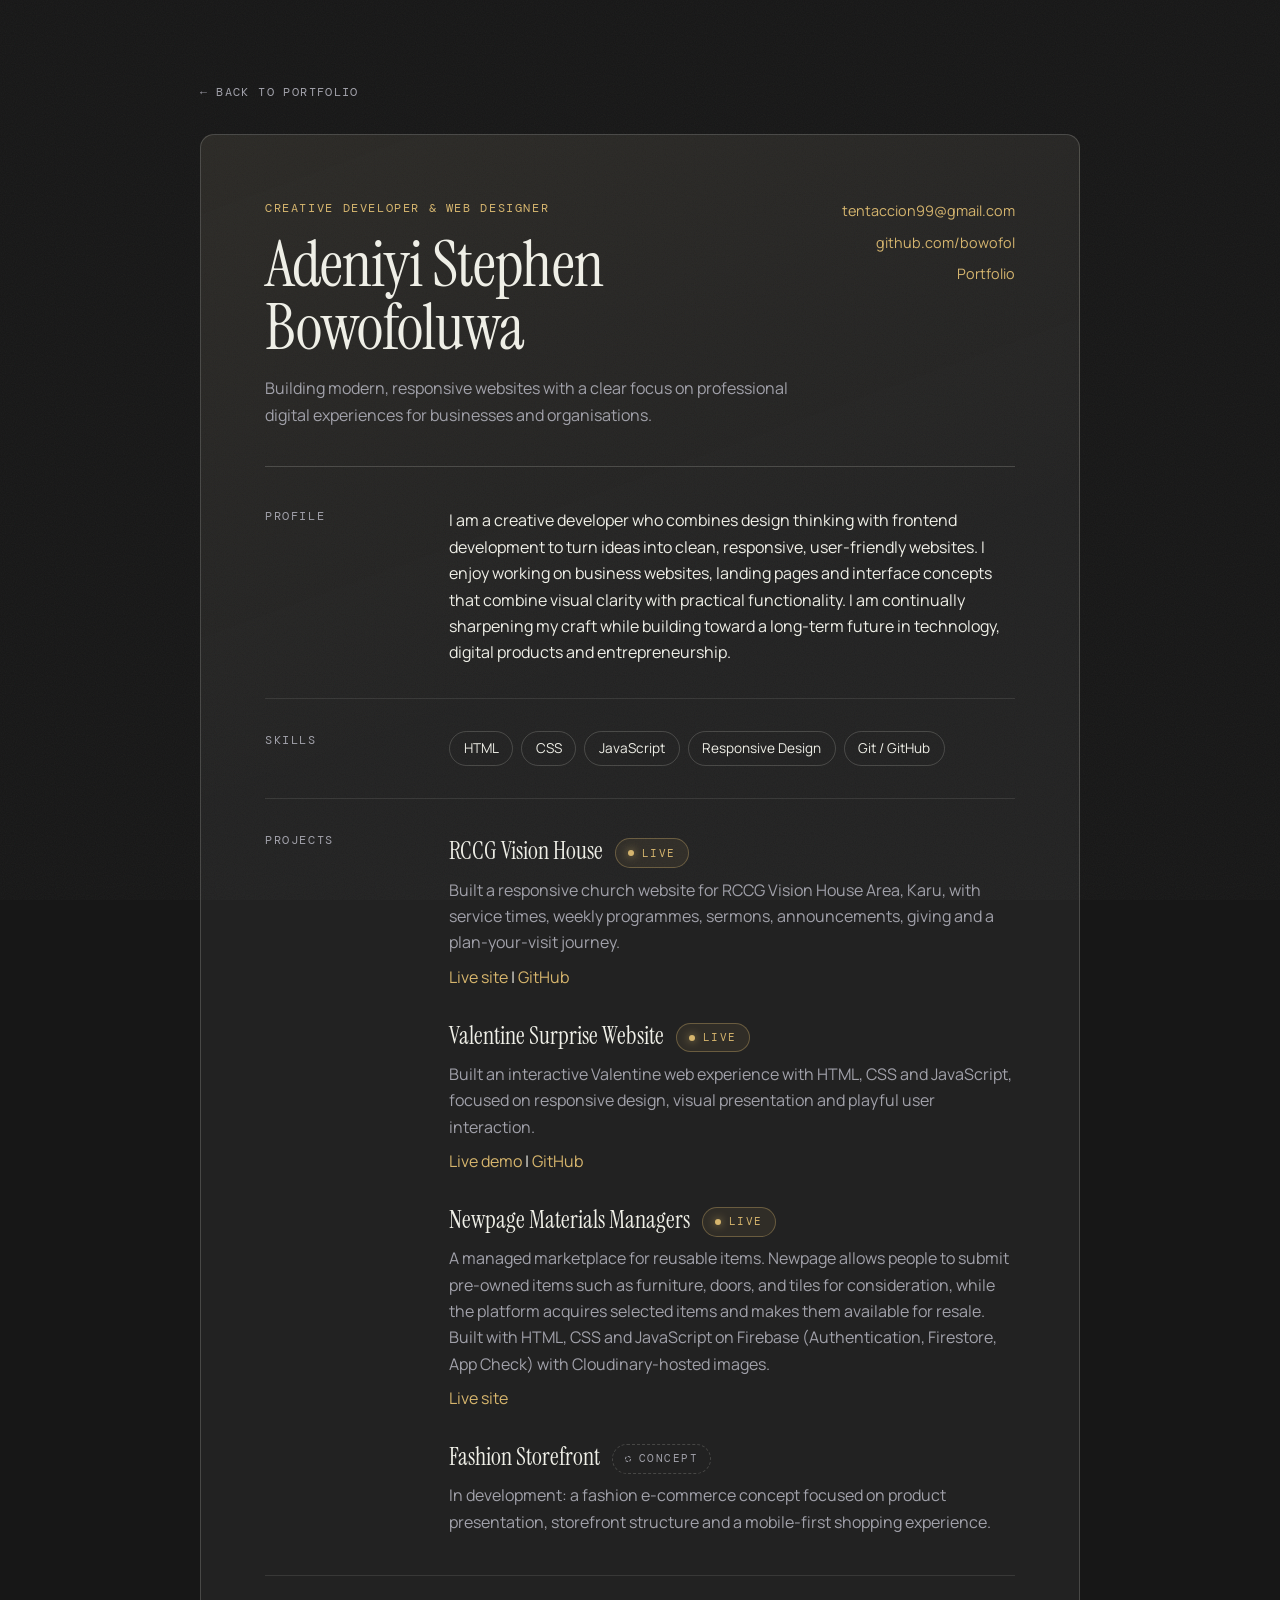
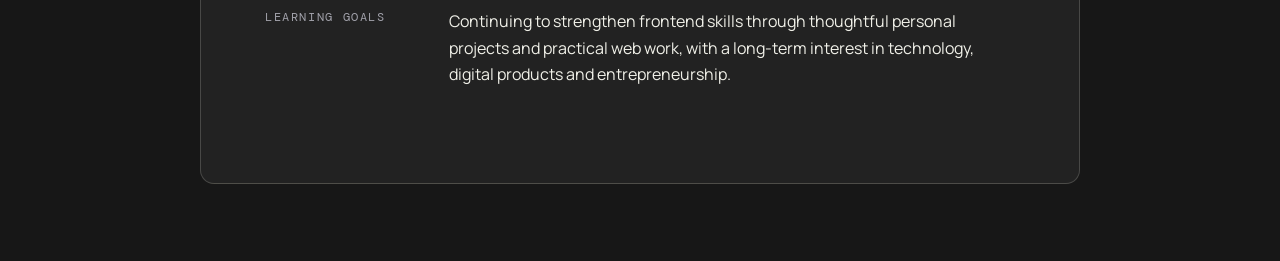
<file: resume.html>
<!doctype html>
<html lang="en">
  <head>
    <meta charset="utf-8" />
    <meta name="viewport" content="width=device-width, initial-scale=1" />
    <title>Resume — Adeniyi Stephen Bowofoluwa</title>
    <meta
      name="description"
      content="Resume for Adeniyi Stephen Bowofoluwa, creative developer and web designer."
    />
    <meta name="theme-color" content="#171717" />
    <meta name="color-scheme" content="dark" />
    <link rel="icon" href="favicon.svg" type="image/svg+xml" />
    <link rel="preconnect" href="https://fonts.googleapis.com" />
    <link rel="preconnect" href="https://fonts.gstatic.com" crossorigin />
    <link
      href="https://fonts.googleapis.com/css2?family=DM+Mono:wght@400;500&family=Instrument+Serif:ital@0;1&family=Manrope:wght@400;500;600;700&display=swap"
      rel="stylesheet"
    />
    <link rel="stylesheet" href="styles.css" />
  </head>
  <body class="resume-body">
    <main class="resume-page">
      <a class="resume-back" href="index.html"><span aria-hidden="true">←</span> Back to portfolio</a>

      <article class="resume-sheet">
        <header class="resume-header">
          <div>
            <p class="eyebrow">Creative Developer &amp; Web Designer</p>
            <h1>Adeniyi Stephen Bowofoluwa</h1>
            <p>
              Building modern, responsive websites with a clear focus on professional digital
              experiences for businesses and organisations.
            </p>
          </div>
          <div class="resume-contact">
            <a href="mailto:tentaccion99@gmail.com">tentaccion99@gmail.com</a>
            <a href="https://github.com/bowofol" target="_blank" rel="noopener noreferrer">github.com/bowofol</a>
            <a href="index.html">Portfolio</a>
          </div>
        </header>

        <section class="resume-section">
          <h2>Profile</h2>
          <p>
            I am a creative developer who combines design thinking with frontend development to turn
            ideas into clean, responsive, user-friendly websites. I enjoy working on business
            websites, landing pages and interface concepts that combine visual clarity with practical
            functionality. I am continually sharpening my craft while building toward a long-term
            future in technology, digital products and entrepreneurship.
          </p>
        </section>

        <section class="resume-section">
          <h2>Skills</h2>
          <ul class="resume-skills">
            <li>HTML</li>
            <li>CSS</li>
            <li>JavaScript</li>
            <li>Responsive Design</li>
            <li>Git / GitHub</li>
          </ul>
        </section>

        <section class="resume-section">
          <h2>Projects</h2>
          <ul class="resume-list">
            <li>
              <strong>RCCG Vision House <span class="status status--live">Live</span></strong>
              <p>
                Built a responsive church website for RCCG Vision House Area, Karu, with service
                times, weekly programmes, sermons, announcements, giving and a plan-your-visit
                journey.
              </p>
              <a href="https://www.rccgvisionhouse.ng/" target="_blank" rel="noopener noreferrer">Live site</a>
              |
              <a href="https://github.com/bowofol/vision-house-parish" target="_blank" rel="noopener noreferrer">GitHub</a>
            </li>
            <li>
              <strong>Valentine Surprise Website <span class="status status--live">Live</span></strong>
              <p>
                Built an interactive Valentine web experience with HTML, CSS and JavaScript, focused
                on responsive design, visual presentation and playful user interaction.
              </p>
              <a href="https://valentines-9ko6.vercel.app/" target="_blank" rel="noopener noreferrer">Live demo</a>
              |
              <a href="https://github.com/bowofol/valentine" target="_blank" rel="noopener noreferrer">GitHub</a>
            </li>
            <li>
              <strong>Newpage Materials Managers <span class="status status--live">Live</span></strong>
              <p>
                A managed marketplace for reusable items. Newpage allows people to submit pre-owned
                items such as furniture, doors, and tiles for consideration, while the platform
                acquires selected items and makes them available for resale. Built with HTML, CSS and
                JavaScript on Firebase (Authentication, Firestore, App Check) with Cloudinary-hosted
                images.
              </p>
              <a href="https://newpagematerials.com.ng" target="_blank" rel="noopener noreferrer">Live site</a>
            </li>
            <li>
              <strong>Fashion Storefront <span class="status status--concept">Concept</span></strong>
              <p>
                In development: a fashion e-commerce concept focused on product presentation,
                storefront structure and a mobile-first shopping experience.
              </p>
            </li>
          </ul>
        </section>

        <section class="resume-section">
          <h2>Learning Goals</h2>
          <p>
            Continuing to strengthen frontend skills through thoughtful personal projects and
            practical web work, with a long-term interest in technology, digital products and
            entrepreneurship.
          </p>
        </section>
      </article>
    </main>
  </body>
</html>
</file>
<file: styles.css>
/* ==========================================================================
   Adeniyi Stephen — Portfolio
   Futuristic luxury × editorial × creative studio
   Palette: Champagne Gold #D6B56D · Soft Ivory #F0F0E8 · Deep Graphite #171717
            Secondary Dark #222222 · Muted Text #A1A1AA
   ========================================================================== */

:root {
  --gold: #d6b56d;
  --ivory: #f0f0e8;
  --graphite: #171717;
  --graphite-2: #222222;
  --muted: #a1a1aa;

  --gold-08: rgba(214, 181, 109, 0.08);
  --gold-14: rgba(214, 181, 109, 0.14);
  --gold-35: rgba(214, 181, 109, 0.35);
  --ivory-06: rgba(240, 240, 232, 0.06);
  --line: rgba(240, 240, 232, 0.1);
  --line-strong: rgba(240, 240, 232, 0.18);

  --serif: "Instrument Serif", "Cormorant Garamond", Georgia, "Times New Roman", serif;
  --sans: "Manrope", "DM Sans", system-ui, -apple-system, "Segoe UI", sans-serif;
  --mono: "DM Mono", ui-monospace, "SFMono-Regular", Menlo, Consolas, monospace;

  --gutter: clamp(1rem, 4vw, 3rem);
  --max: 1320px;
  --header-h: 76px;
  --radius: 14px;
  --ease: cubic-bezier(0.22, 1, 0.36, 1);
  --ease-in-out: cubic-bezier(0.65, 0, 0.35, 1);

  color-scheme: dark;
}

/* ---------- Reset & base ---------- */
*,
*::before,
*::after { box-sizing: border-box; }

html {
  scroll-behavior: smooth;
  scroll-padding-top: calc(var(--header-h) + 1rem);
  -webkit-text-size-adjust: 100%;
  overflow-x: clip;
}

body {
  margin: 0;
  min-height: 100vh;
  overflow-x: hidden;
  color: var(--ivory);
  background: var(--graphite);
  font-family: var(--sans);
  font-size: 1rem;
  line-height: 1.65;
  -webkit-font-smoothing: antialiased;
  -moz-osx-font-smoothing: grayscale;
  text-rendering: optimizeLegibility;
}

/* Fine film grain for depth */
body::after {
  position: fixed;
  inset: 0;
  z-index: 100;
  pointer-events: none;
  content: "";
  opacity: 0.045;
  background-image: url("data:image/svg+xml,%3Csvg xmlns='http://www.w3.org/2000/svg' width='160' height='160'%3E%3Cfilter id='n'%3E%3CfeTurbulence type='fractalNoise' baseFrequency='.9' numOctaves='2' stitchTiles='stitch'/%3E%3C/filter%3E%3Crect width='100%25' height='100%25' filter='url(%23n)'/%3E%3C/svg%3E");
}

body.nav-open { overflow: hidden; }

img { display: block; max-width: 100%; height: auto; }
a { color: inherit; text-decoration: none; }
button { font: inherit; color: inherit; }
h1, h2, h3, p, figure, dl, dd, ol, ul { margin: 0; }
ol, ul { padding: 0; list-style: none; }

::selection { color: var(--graphite); background: var(--gold); }

:focus-visible {
  outline: 2px solid var(--gold);
  outline-offset: 4px;
  border-radius: 4px;
}

.sr-only {
  position: absolute !important;
  width: 1px; height: 1px;
  padding: 0; margin: -1px;
  overflow: hidden;
  clip: rect(0, 0, 0, 0);
  white-space: nowrap;
  border: 0;
}

.skip-link {
  position: fixed;
  top: 0.75rem; left: 0.75rem;
  z-index: 200;
  padding: 0.7rem 1rem;
  color: var(--graphite);
  background: var(--gold);
  border-radius: 999px;
  font-weight: 600;
  transform: translateY(-160%);
  transition: transform 200ms var(--ease);
}
.skip-link:focus { transform: none; }

.shell {
  width: min(var(--max), 100% - 2 * var(--gutter));
  margin-inline: auto;
}

/* ---------- Typography ---------- */
h1, h2 {
  font-family: var(--serif);
  font-weight: 400;
  letter-spacing: -0.015em;
  line-height: 0.98;
}

h2 { font-size: clamp(2.6rem, 6vw, 5.4rem); text-wrap: balance; }

h1 em, h2 em, .concept-word em {
  font-style: italic;
  color: var(--gold);
}

h3 { font-weight: 600; letter-spacing: -0.01em; line-height: 1.2; }

.section-index {
  display: flex;
  align-items: center;
  gap: 0.75rem;
  margin-bottom: 1.6rem;
  color: var(--muted);
  font-family: var(--mono);
  font-size: 0.72rem;
  letter-spacing: 0.16em;
  text-transform: uppercase;
}
.section-index span {
  color: var(--gold);
}
.section-index::after {
  flex: 0 0 3rem;
  height: 1px;
  content: "";
  background: var(--gold-35);
}

/* ---------- Buttons & links ---------- */
.btn {
  position: relative;
  display: inline-flex;
  align-items: center;
  justify-content: center;
  gap: 0.7rem;
  min-height: 3.35rem;
  padding: 0 1.6rem;
  overflow: hidden;
  border: 1px solid transparent;
  border-radius: 999px;
  font-size: 0.92rem;
  font-weight: 600;
  letter-spacing: 0.005em;
  isolation: isolate;
  transition: color 400ms var(--ease), background-color 400ms var(--ease), border-color 400ms var(--ease), transform 400ms var(--ease);
}
.btn-arrow { display: inline-block; transition: transform 500ms var(--ease); }
.btn:hover .btn-arrow { transform: translate(2px, -2px); }
.btn[href="#work"]:hover .btn-arrow { transform: translateY(3px); }

.btn-gold { color: var(--graphite); background: var(--gold); }
.btn-gold::before {
  position: absolute;
  inset: 0;
  z-index: -1;
  content: "";
  background: linear-gradient(110deg, transparent 25%, rgba(255, 252, 240, 0.55) 50%, transparent 75%);
  transform: translateX(-120%);
  transition: transform 900ms var(--ease);
}
.btn-gold:hover::before { transform: translateX(120%); }
.btn-gold:hover { background: #e0c27f; }

.btn-ghost {
  color: var(--ivory);
  border-color: var(--line-strong);
  background: rgba(240, 240, 232, 0.02);
  backdrop-filter: blur(6px);
}
.btn-ghost:hover { color: var(--gold); border-color: var(--gold-35); background: var(--gold-08); }

.link-arrow {
  position: relative;
  display: inline-flex;
  align-items: center;
  gap: 0.45rem;
  padding-block: 0.3rem;
  color: var(--gold);
  font-size: 0.92rem;
  font-weight: 600;
}
.link-arrow::after {
  position: absolute;
  right: 0; bottom: 0; left: 0;
  height: 1px;
  content: "";
  background: currentColor;
  transform: scaleX(0.25);
  transform-origin: left;
  opacity: 0.6;
  transition: transform 600ms var(--ease), opacity 400ms;
}
.link-arrow:hover::after { transform: scaleX(1); opacity: 1; }
.link-arrow > span[aria-hidden] { transition: transform 500ms var(--ease); }
.link-arrow:hover > span[aria-hidden] { transform: translate(2px, -2px); }
.link-arrow--muted { color: var(--ivory); }

/* ---------- Scroll progress ---------- */
.scroll-progress {
  position: fixed;
  top: 0; left: 0; right: 0;
  z-index: 60;
  height: 2px;
  pointer-events: none;
}
.scroll-progress span {
  display: block;
  height: 100%;
  background: linear-gradient(90deg, rgba(214, 181, 109, 0.2), var(--gold));
  transform: scaleX(0);
  transform-origin: left;
}

/* ---------- Header / navigation ---------- */
.site-header {
  position: fixed;
  top: 0; left: 0; right: 0;
  z-index: 50;
  height: var(--header-h);
}
/* Blur lives on a pseudo-element so the fixed mobile menu isn't trapped by backdrop-filter */
.site-header::before {
  position: absolute;
  inset: 0;
  z-index: -1;
  content: "";
  border-bottom: 1px solid transparent;
  background: rgba(23, 23, 23, 0);
  transition: background 500ms var(--ease), border-color 500ms var(--ease), backdrop-filter 500ms;
}
.site-header.is-scrolled::before {
  border-color: var(--line);
  background: rgba(23, 23, 23, 0.72);
  backdrop-filter: blur(18px) saturate(1.2);
  -webkit-backdrop-filter: blur(18px) saturate(1.2);
}

.header-inner {
  display: flex;
  width: min(var(--max), 100% - 2 * var(--gutter));
  height: 100%;
  margin-inline: auto;
  align-items: center;
  justify-content: space-between;
  gap: 1.5rem;
}

.wordmark {
  position: relative;
  z-index: 2;
  display: inline-flex;
  align-items: center;
  gap: 0.75rem;
  font-weight: 600;
  font-size: 0.95rem;
  letter-spacing: -0.005em;
}
.wordmark-mark {
  display: inline-grid;
  width: 2.3rem;
  height: 2.3rem;
  place-items: center;
  color: var(--gold);
  border: 1px solid var(--gold-35);
  border-radius: 50%;
  background: radial-gradient(circle at 35% 30%, rgba(214, 181, 109, 0.22), transparent 60%);
  font-family: var(--serif);
  font-size: 0.98rem;
  font-style: italic;
  letter-spacing: 0.02em;
  transition: border-color 400ms var(--ease), transform 600ms var(--ease);
}
.wordmark:hover .wordmark-mark { border-color: var(--gold); transform: rotate(-12deg); }

.site-nav { display: flex; align-items: center; gap: 2.2rem; }
.nav-list { display: flex; gap: 2rem; }
.nav-list a {
  position: relative;
  display: inline-flex;
  padding-block: 0.4rem;
  color: var(--muted);
  font-size: 0.88rem;
  font-weight: 500;
  transition: color 300ms var(--ease);
}
.nav-list a::after {
  position: absolute;
  left: 50%;
  bottom: -0.2rem;
  width: 4px; height: 4px;
  content: "";
  border-radius: 50%;
  background: var(--gold);
  opacity: 0;
  transform: translate(-50%, 4px);
  transition: opacity 300ms var(--ease), transform 400ms var(--ease);
}
.nav-list a:hover,
.nav-list a.is-active { color: var(--ivory); }
.nav-list a.is-active::after { opacity: 1; transform: translate(-50%, 0); }
.nav-num { display: none; }

.nav-cta {
  display: inline-flex;
  align-items: center;
  gap: 0.5rem;
  min-height: 2.6rem;
  padding: 0 1.15rem;
  color: var(--gold);
  border: 1px solid var(--gold-35);
  border-radius: 999px;
  font-size: 0.86rem;
  font-weight: 600;
  transition: color 400ms var(--ease), background 400ms var(--ease), border-color 400ms var(--ease);
}
.nav-cta:hover { color: var(--graphite); background: var(--gold); border-color: var(--gold); }
.nav-footnote { display: none; }

.nav-toggle {
  position: relative;
  z-index: 2;
  display: none;
  align-items: center;
  gap: 0.75rem;
  min-height: 2.75rem;
  padding: 0 0.25rem 0 0.9rem;
  border: 0;
  background: none;
  cursor: pointer;
  font-family: var(--mono);
  font-size: 0.72rem;
  letter-spacing: 0.14em;
  text-transform: uppercase;
}
.nav-toggle-lines {
  position: relative;
  display: grid;
  width: 2.6rem;
  height: 2.6rem;
  place-items: center;
  border: 1px solid var(--line-strong);
  border-radius: 50%;
}
.nav-toggle-lines i {
  position: absolute;
  width: 14px; height: 1px;
  background: var(--ivory);
  transition: transform 500ms var(--ease);
}
.nav-toggle-lines i:first-child { transform: translateY(-3px); }
.nav-toggle-lines i:last-child { transform: translateY(3px); }
.nav-toggle[aria-expanded="true"] .nav-toggle-lines i:first-child { transform: rotate(45deg); }
.nav-toggle[aria-expanded="true"] .nav-toggle-lines i:last-child { transform: rotate(-45deg); }

/* ---------- Reveal motion ---------- */
.js .reveal {
  opacity: 0;
  transform: translate3d(0, 28px, 0);
  transition: opacity 1s var(--ease), transform 1.2s var(--ease);
  transition-delay: var(--d, 0s);
}
.js .reveal.is-visible { opacity: 1; transform: none; }

.js [data-split] .word { display: inline-block; overflow: hidden; vertical-align: top; padding-bottom: 0.08em; margin-bottom: -0.08em; }
.js [data-split] .word > span {
  display: inline-block;
  transform: translate3d(0, 105%, 0);
  transition: transform 1.2s var(--ease);
  transition-delay: calc(0.12s + var(--i, 0) * 0.045s);
}
.js [data-split].is-visible .word > span { transform: none; }

/* ==========================================================================
   HERO
   ========================================================================== */
.hero {
  position: relative;
  display: flex;
  min-height: max(100svh, 680px);
  flex-direction: column;
  justify-content: center;
  padding-top: calc(var(--header-h) + 2rem);
  padding-bottom: 2rem;
  overflow: hidden;
  background:
    radial-gradient(ellipse 60% 55% at 72% 46%, rgba(214, 181, 109, 0.09), transparent 70%),
    radial-gradient(ellipse 80% 60% at 10% 110%, rgba(240, 240, 232, 0.035), transparent 70%),
    var(--graphite);
}

.hero-guides {
  position: absolute;
  inset: 0;
  display: grid;
  width: min(var(--max), 100% - 2 * var(--gutter));
  margin-inline: auto;
  grid-template-columns: repeat(4, 1fr);
  pointer-events: none;
}
.hero-guides i { border-left: 1px solid rgba(240, 240, 232, 0.035); }
.hero-guides i:last-child { border-right: 1px solid rgba(240, 240, 232, 0.035); }

.hero-grid {
  position: relative;
  display: grid;
  grid-template-columns: minmax(0, 1.08fr) minmax(0, 0.92fr);
  align-items: center;
  gap: 2rem;
  flex: 1;
}

.hero-copy { position: relative; z-index: 2; max-width: 46rem; }

.availability {
  display: inline-flex;
  align-items: center;
  gap: 0.65rem;
  margin-bottom: 2rem;
  padding: 0.45rem 0.95rem 0.45rem 0.75rem;
  color: var(--ivory);
  border: 1px solid var(--line-strong);
  border-radius: 999px;
  background: rgba(34, 34, 34, 0.6);
  font-family: var(--mono);
  font-size: 0.7rem;
  letter-spacing: 0.12em;
  text-transform: uppercase;
}
.availability-dot {
  position: relative;
  width: 7px; height: 7px;
  border-radius: 50%;
  background: var(--gold);
  box-shadow: 0 0 12px rgba(214, 181, 109, 0.8);
}
.availability-dot::after {
  position: absolute;
  inset: -4px;
  content: "";
  border: 1px solid var(--gold);
  border-radius: 50%;
  animation: pulse 2.6s var(--ease) infinite;
}
@keyframes pulse {
  0% { opacity: 0.8; transform: scale(0.6); }
  100% { opacity: 0; transform: scale(2.2); }
}

.hero-name {
  margin-bottom: 1.4rem;
  color: var(--gold);
  font-family: var(--mono);
  font-size: 0.78rem;
  letter-spacing: 0.16em;
  text-transform: uppercase;
}
.hero-name span { color: var(--muted); }

.hero-title {
  margin-bottom: 1.8rem;
  font-size: clamp(3rem, 6.6vw, 6.4rem);
  line-height: 0.96;
  letter-spacing: -0.02em;
  text-wrap: balance;
}

.hero-lede {
  max-width: 34rem;
  margin-bottom: 2.4rem;
  color: var(--muted);
  font-size: clamp(1rem, 1.25vw, 1.12rem);
  line-height: 1.75;
}

.hero-actions { display: flex; flex-wrap: wrap; gap: 0.85rem; }

/* ----- Orb ----- */
.hero-orb {
  position: relative;
  width: min(100%, 640px);
  aspect-ratio: 1;
  justify-self: end;
  margin-right: max(-4vw, -3rem);
}

.orb {
  position: absolute;
  inset: 0;
  transform: translate3d(calc(var(--px, 0) * 16px), calc(var(--py, 0) * 12px), 0);
  will-change: transform;
}

.orb-aura {
  position: absolute;
  inset: -12%;
  border-radius: 50%;
  background: radial-gradient(circle at 50% 52%, rgba(214, 181, 109, 0.2), rgba(214, 181, 109, 0.05) 42%, transparent 66%);
  animation: aura 9s ease-in-out infinite;
}
@keyframes aura {
  0%, 100% { opacity: 0.75; transform: scale(0.97); }
  50% { opacity: 1; transform: scale(1.03); }
}

.orb-float {
  position: absolute;
  inset: 0;
  perspective: 1200px;
  animation: float 8s ease-in-out infinite;
}
@keyframes float {
  0%, 100% { transform: translate3d(0, -10px, 0); }
  50% { transform: translate3d(0, 12px, 0); }
}

/* CSS fallback orb (visible until WebGL renders, or permanently without WebGL) */
.orb-fallback {
  position: absolute;
  inset: 13%;
  border-radius: 50%;
  background:
    radial-gradient(circle at 31% 25%, rgba(240, 240, 232, 0.9) 0 1.5%, rgba(240, 240, 232, 0.22) 7%, transparent 18%),
    radial-gradient(ellipse 60% 40% at 50% 92%, rgba(214, 181, 109, 0.55), transparent 70%),
    radial-gradient(circle at 64% 70%, rgba(214, 181, 109, 0.45), rgba(214, 181, 109, 0.08) 38%, transparent 60%),
    radial-gradient(circle at 46% 42%, #2b2723 0%, #181716 55%, #0f0f0f 100%);
  box-shadow:
    inset 0 0 0 1px rgba(214, 181, 109, 0.3),
    inset -24px -34px 70px rgba(214, 181, 109, 0.22),
    inset 20px 26px 60px rgba(240, 240, 232, 0.07),
    0 50px 120px -20px rgba(214, 181, 109, 0.25);
  transition: opacity 1.4s var(--ease);
}

.orb-canvas {
  position: absolute;
  inset: 0;
  width: 100%;
  height: 100%;
  opacity: 0;
  transition: opacity 1.6s var(--ease);
}
.orb.is-webgl .orb-canvas { opacity: 1; }
.orb.is-webgl .orb-fallback { opacity: 0; }

/* Orbit ring: back half sits behind the glass, front half (with the moving dot) in front */
.orb-ring {
  position: absolute;
  inset: 4%;
  border: 1px solid rgba(214, 181, 109, 0.22);
  border-radius: 50%;
  transform: rotateX(76deg) rotateY(-12deg);
}
.orb-ring--front { animation: orbit 18s linear infinite; border-color: rgba(214, 181, 109, 0.4); }
.orb-ring--back { border-color: rgba(214, 181, 109, 0.14); }
.orb-ring-clip {
  position: absolute;
  inset: 0;
  perspective: 1200px;
  clip-path: inset(50% -5% -5% -5%);
  pointer-events: none;
}
.orb-ring--front b {
  position: absolute;
  top: 50%;
  left: -4px;
  width: 7px; height: 7px;
  margin-top: -3.5px;
  border-radius: 50%;
  background: var(--ivory);
  box-shadow: 0 0 14px 3px rgba(214, 181, 109, 0.9);
}
@keyframes orbit {
  from { transform: rotateX(76deg) rotateY(-12deg) rotateZ(0deg); }
  to { transform: rotateX(76deg) rotateY(-12deg) rotateZ(-360deg); }
}

.orb-shadow {
  position: absolute;
  left: 26%;
  right: 26%;
  bottom: 3%;
  height: 5%;
  border-radius: 50%;
  background: radial-gradient(ellipse at center, rgba(214, 181, 109, 0.28), rgba(0, 0, 0, 0.4) 40%, transparent 70%);
  filter: blur(8px);
  animation: shadow 8s ease-in-out infinite;
}
@keyframes shadow {
  0%, 100% { opacity: 0.55; transform: scale(0.9); }
  50% { opacity: 0.9; transform: scale(1.05); }
}

/* ----- Hero footer ----- */
.hero-foot {
  position: relative;
  z-index: 2;
  display: flex;
  align-items: center;
  justify-content: space-between;
  gap: 1.5rem;
  padding-top: 1.6rem;
  border-top: 1px solid var(--line);
  color: var(--muted);
  font-family: var(--mono);
  font-size: 0.7rem;
  letter-spacing: 0.14em;
  text-transform: uppercase;
}

.scroll-cue { display: inline-flex; align-items: center; gap: 0.9rem; transition: color 300ms; }
.scroll-cue:hover { color: var(--gold); }
.scroll-cue-track {
  position: relative;
  width: 1px;
  height: 2.4rem;
  overflow: hidden;
  background: var(--line-strong);
}
.scroll-cue-track span {
  position: absolute;
  inset: 0;
  background: linear-gradient(to bottom, transparent, var(--gold));
  animation: cue 2.4s var(--ease-in-out) infinite;
}
@keyframes cue {
  0% { transform: translateY(-100%); }
  100% { transform: translateY(100%); }
}

.hero-roles { display: flex; flex-wrap: wrap; gap: 0.4rem 0.9rem; }
.hero-roles li { display: inline-flex; align-items: center; gap: 0.9rem; }
.hero-roles li + li::before { width: 4px; height: 4px; content: ""; border-radius: 50%; background: var(--gold); }

/* ==========================================================================
   SECTIONS
   ========================================================================== */
.section {
  position: relative;
  padding-block: clamp(5.5rem, 11vw, 10rem);
}

.section-head {
  display: grid;
  grid-template-columns: repeat(12, minmax(0, 1fr));
  column-gap: 1.5rem;
  align-items: end;
  margin-bottom: clamp(3.5rem, 7vw, 6rem);
}
.section-head .section-index { grid-column: 1 / -1; }
.section-head h2 { grid-column: 1 / span 8; }
.section-aside { grid-column: 9 / -1; padding-bottom: 0.6rem; }
.section-aside p { color: var(--muted); }

/* ----- Status tags ----- */
.status-legend { display: flex; flex-wrap: wrap; gap: 0.5rem; margin-top: 1.4rem; }

.status {
  display: inline-flex;
  align-items: center;
  gap: 0.5rem;
  padding: 0.32rem 0.75rem;
  border: 1px solid var(--line-strong);
  border-radius: 999px;
  font-family: var(--mono);
  font-size: 0.66rem;
  letter-spacing: 0.14em;
  text-transform: uppercase;
  white-space: nowrap;
}
.status::before { width: 6px; height: 6px; content: ""; border-radius: 50%; }
.status--live { color: var(--gold); border-color: var(--gold-35); background: var(--gold-08); }
.status--live::before { background: var(--gold); box-shadow: 0 0 8px rgba(214, 181, 109, 0.8); }
.status--prototype { color: var(--ivory); }
.status--prototype::before { border: 1px solid var(--ivory); }
.status--concept { color: var(--muted); border-style: dashed; }
.status--concept::before { border: 1px dashed var(--muted); }
.status-note { color: var(--muted); font-family: var(--mono); font-size: 0.68rem; letter-spacing: 0.1em; text-transform: uppercase; }

/* ==========================================================================
   WORK
   ========================================================================== */
.project-list { display: grid; gap: clamp(5rem, 11vw, 9.5rem); }

.project {
  display: grid;
  grid-template-columns: repeat(12, minmax(0, 1fr));
  column-gap: 1.5rem;
  align-items: center;
}
.project-media { grid-column: 1 / span 7; position: relative; }
.project-body { grid-column: 9 / -1; }
.project--flip .project-media { grid-column: 6 / -1; grid-row: 1; }
.project--flip .project-body { grid-column: 1 / span 4; grid-row: 1; }
.project--feature .project-media { grid-column: 1 / span 8; }

.frame {
  position: relative;
  overflow: hidden;
  border: 1px solid var(--line-strong);
  border-radius: var(--radius);
  background: var(--graphite-2);
  box-shadow: 0 40px 80px -40px rgba(0, 0, 0, 0.8);
  transition: border-color 600ms var(--ease), box-shadow 600ms var(--ease), transform 900ms var(--ease);
}
.frame-bar {
  display: flex;
  align-items: center;
  gap: 0.6rem;
  padding: 0.7rem 1rem;
  overflow: hidden;
  border-bottom: 1px solid var(--line);
  color: var(--muted);
  background: #1d1d1d;
  font-family: var(--mono);
  font-size: 0.68rem;
  letter-spacing: 0.04em;
  white-space: nowrap;
  text-overflow: ellipsis;
}
.frame-dot { flex: none; width: 6px; height: 6px; border-radius: 50%; background: var(--gold); opacity: 0.8; }
.frame img {
  width: 100%;
  transform: scale(1.001);
  transition: transform 1.4s var(--ease);
}
.project:hover .frame { border-color: var(--gold-35); box-shadow: 0 50px 100px -40px rgba(214, 181, 109, 0.22); }
.project:hover .frame img { transform: scale(1.035); }

.frame--phone {
  position: absolute;
  right: 3%;
  bottom: -9%;
  width: 23%;
  border-color: var(--gold-35);
  border-radius: 20px;
  box-shadow: 0 30px 60px -10px rgba(0, 0, 0, 0.85), 0 0 0 6px rgba(23, 23, 23, 0.9);
}
.project:hover .frame--phone { transform: translateY(-10px); }

.project-media figcaption {
  margin-top: 1rem;
  color: var(--muted);
  font-family: var(--mono);
  font-size: 0.66rem;
  letter-spacing: 0.12em;
  text-transform: uppercase;
}

.project-top { display: flex; flex-wrap: wrap; align-items: center; gap: 0.75rem; margin-bottom: 1.4rem; }
.project-num { margin-right: 0.4rem; color: var(--gold); font-family: var(--serif); font-size: 1.4rem; font-style: italic; }

.project-body h3 {
  margin-bottom: 1.1rem;
  font-family: var(--serif);
  font-size: clamp(2.2rem, 3.6vw, 3.4rem);
  font-weight: 400;
  line-height: 1;
  letter-spacing: -0.01em;
}
.project-desc { margin-bottom: 1.8rem; color: var(--muted); }

.project-facts { margin-bottom: 1.6rem; border-top: 1px solid var(--line); }
.project-facts div {
  display: grid;
  grid-template-columns: 7.5rem 1fr;
  gap: 1rem;
  padding-block: 0.8rem;
  border-bottom: 1px solid var(--line);
  font-size: 0.9rem;
}
.project-facts dt { color: var(--muted); font-family: var(--mono); font-size: 0.68rem; letter-spacing: 0.12em; text-transform: uppercase; padding-top: 0.2rem; }
.project-facts dd { color: var(--ivory); }

.project-note {
  margin-bottom: 1.4rem;
  padding-left: 0.9rem;
  border-left: 1px solid var(--gold-35);
  color: var(--muted);
  font-size: 0.85rem;
}

.project-links { display: flex; flex-wrap: wrap; gap: 0.6rem 1.8rem; }

/* Concept plate — typographic, not a fake screenshot */
.concept-plate {
  position: relative;
  display: flex;
  aspect-ratio: 16 / 10.6;
  flex-direction: column;
  justify-content: space-between;
  padding: clamp(1.25rem, 3vw, 2.4rem);
  overflow: hidden;
  border: 1px dashed var(--gold-35);
  border-radius: var(--radius);
  background:
    radial-gradient(circle at 78% 30%, rgba(214, 181, 109, 0.12), transparent 45%),
    repeating-linear-gradient(135deg, rgba(240, 240, 232, 0.025) 0 1px, transparent 1px 14px),
    var(--graphite-2);
}
.concept-label, .concept-foot {
  color: var(--muted);
  font-family: var(--mono);
  font-size: 0.68rem;
  letter-spacing: 0.14em;
  text-transform: uppercase;
}
.concept-word {
  font-family: var(--serif);
  font-size: clamp(2.8rem, 7vw, 6rem);
  line-height: 0.92;
  letter-spacing: -0.02em;
}

/* ==========================================================================
   ABOUT
   ========================================================================== */
.about { background: linear-gradient(to bottom, var(--graphite), #1b1b1b 50%, var(--graphite)); }
.about-grid {
  display: grid;
  grid-template-columns: repeat(12, minmax(0, 1fr));
  column-gap: 1.5rem;
  align-items: start;
}
.about-portrait { grid-column: 1 / span 5; position: sticky; top: calc(var(--header-h) + 2rem); }
.about-content { grid-column: 7 / -1; }

.portrait-frame {
  position: relative;
  overflow: hidden;
  border-radius: var(--radius);
  aspect-ratio: 4 / 5;
  background: var(--graphite-2);
}
.portrait-frame::after {
  position: absolute;
  inset: 0;
  content: "";
  border: 1px solid var(--gold-35);
  border-radius: inherit;
  background: linear-gradient(to top, rgba(23, 23, 23, 0.55), transparent 40%);
  pointer-events: none;
}
.portrait-frame img {
  width: 100%;
  height: 100%;
  object-fit: cover;
  object-position: 50% 18%;
  filter: saturate(0.85) contrast(1.04);
  transition: transform 1.6s var(--ease), filter 1s var(--ease);
}
.about-portrait:hover img { transform: scale(1.03); filter: saturate(1) contrast(1.04); }
.about-portrait::before {
  position: absolute;
  inset: 1.1rem -1.1rem -1.1rem 1.1rem;
  z-index: -1;
  content: "";
  border: 1px solid rgba(214, 181, 109, 0.2);
  border-radius: var(--radius);
}
.about-portrait figcaption {
  display: flex;
  justify-content: space-between;
  gap: 1rem;
  margin-top: 2rem;
  color: var(--muted);
  font-family: var(--mono);
  font-size: 0.66rem;
  letter-spacing: 0.12em;
  text-transform: uppercase;
}

.about-content h2 { margin-bottom: 2.6rem; font-size: clamp(2.5rem, 5vw, 4.6rem); }
.about-copy { display: grid; gap: 1.1rem; max-width: 38rem; margin-bottom: 3.2rem; color: var(--muted); }
.about-lead { color: var(--ivory); font-size: clamp(1.15rem, 1.6vw, 1.35rem); line-height: 1.55; }

.approach { margin-bottom: 3rem; border-top: 1px solid var(--line); }
.approach li {
  display: grid;
  grid-template-columns: 2.6rem minmax(0, 15rem) 1fr;
  gap: 1rem;
  align-items: baseline;
  padding-block: 1.05rem;
  border-bottom: 1px solid var(--line);
  transition: padding 500ms var(--ease);
}
.approach li:hover { padding-left: 0.5rem; }
.approach span { color: var(--gold); font-family: var(--serif); font-size: 1.15rem; font-style: italic; }
.approach strong { font-weight: 600; }
.approach p { color: var(--muted); font-size: 0.92rem; }

.toolkit { display: flex; flex-wrap: wrap; align-items: center; gap: 0.75rem 1rem; }
.toolkit-label { margin-right: 0.5rem; color: var(--muted); font-family: var(--mono); font-size: 0.68rem; letter-spacing: 0.14em; text-transform: uppercase; }
.toolkit ul { display: flex; flex-wrap: wrap; gap: 0.5rem; }
.toolkit li {
  padding: 0.4rem 0.85rem;
  border: 1px solid var(--line-strong);
  border-radius: 999px;
  font-size: 0.82rem;
}
.toolkit .link-arrow { margin-left: auto; }

/* ==========================================================================
   SERVICES
   ========================================================================== */
.service-list { border-top: 1px solid var(--line-strong); counter-reset: svc; }

.service {
  position: relative;
  display: grid;
  grid-template-columns: 4rem minmax(0, 1.15fr) minmax(0, 1fr) 2.5rem;
  gap: 1.5rem;
  align-items: start;
  padding: clamp(1.6rem, 3vw, 2.4rem) 0;
  border-bottom: 1px solid var(--line-strong);
  isolation: isolate;
}
.service::before {
  position: absolute;
  inset: 0 calc(-1 * min(2rem, var(--gutter)));
  z-index: -1;
  content: "";
  border-radius: 6px;
  background: linear-gradient(90deg, var(--gold-08), rgba(214, 181, 109, 0.02));
  opacity: 0;
  transform: scaleY(0.85);
  transition: opacity 600ms var(--ease), transform 600ms var(--ease);
}
.service:hover::before { opacity: 1; transform: none; }

.service-num { padding-top: 0.6rem; color: var(--gold); font-family: var(--mono); font-size: 0.75rem; letter-spacing: 0.1em; }
.service h3 {
  font-family: var(--serif);
  font-size: clamp(1.9rem, 3.4vw, 3rem);
  font-weight: 400;
  line-height: 1.02;
  letter-spacing: -0.01em;
  transition: color 500ms var(--ease), transform 700ms var(--ease);
}
.service:hover h3 { color: var(--gold); transform: translateX(0.6rem); }
.service-detail { padding-top: 0.45rem; }
.service-detail p { margin-bottom: 1rem; color: var(--muted); }
.service-detail ul { display: flex; flex-wrap: wrap; gap: 0.4rem 1.1rem; }
.service-detail li { color: var(--ivory); font-family: var(--mono); font-size: 0.68rem; letter-spacing: 0.1em; text-transform: uppercase; }
.service-detail li::before { content: "— "; color: var(--gold); }
.service-arrow {
  display: grid;
  width: 2.5rem; height: 2.5rem;
  margin-top: 0.3rem;
  place-items: center;
  color: var(--muted);
  border: 1px solid var(--line-strong);
  border-radius: 50%;
  transition: color 500ms var(--ease), background 500ms var(--ease), border-color 500ms var(--ease), transform 700ms var(--ease);
}
.service:hover .service-arrow { color: var(--graphite); background: var(--gold); border-color: var(--gold); transform: rotate(45deg); }

/* ==========================================================================
   PROCESS
   ========================================================================== */
.process-wrap { position: relative; --p: 0; }
.process-track {
  position: absolute;
  top: 0; left: 0; right: 0;
  height: 1px;
  background: var(--line-strong);
}
.process-track span {
  position: absolute;
  inset: 0;
  background: linear-gradient(90deg, rgba(214, 181, 109, 0.3), var(--gold));
  transform: scaleX(var(--p));
  transform-origin: left;
  transition: transform 200ms linear;
}
.process-steps { display: grid; grid-template-columns: repeat(5, minmax(0, 1fr)); gap: 1.5rem; }
.process-steps li { position: relative; padding-top: 2.6rem; }
.process-steps li::before {
  position: absolute;
  top: -4px; left: 0;
  width: 9px; height: 9px;
  content: "";
  border: 1px solid var(--gold);
  border-radius: 50%;
  background: var(--graphite);
  transition: background 500ms var(--ease), box-shadow 500ms var(--ease);
}
.process-steps li.is-reached::before { background: var(--gold); box-shadow: 0 0 12px rgba(214, 181, 109, 0.7); }
.step-num {
  display: block;
  margin-bottom: 1.4rem;
  color: var(--gold);
  font-family: var(--serif);
  font-size: clamp(2.8rem, 4.4vw, 4rem);
  font-style: italic;
  line-height: 1;
}
.process-steps h3 { margin-bottom: 0.6rem; font-size: 1.12rem; }
.process-steps p { color: var(--muted); font-size: 0.92rem; }

/* ==========================================================================
   CONTACT
   ========================================================================== */
.contact {
  overflow: hidden;
  border-top: 1px solid var(--line);
  background: var(--graphite);
}
.contact-glow {
  position: absolute;
  left: 50%;
  bottom: -55%;
  width: min(1100px, 140vw);
  aspect-ratio: 1;
  border-radius: 50%;
  background: radial-gradient(circle, rgba(214, 181, 109, 0.16), rgba(214, 181, 109, 0.04) 40%, transparent 65%);
  transform: translateX(-50%);
  pointer-events: none;
}
.contact-inner { position: relative; display: grid; justify-items: start; }
.contact-title { max-width: 15ch; margin-bottom: 1.8rem; font-size: clamp(2.8rem, 7.4vw, 7rem); }
.contact-lede { max-width: 36rem; margin-bottom: clamp(2.5rem, 5vw, 4rem); color: var(--muted); font-size: clamp(1rem, 1.3vw, 1.12rem); }

.contact-email {
  display: flex;
  flex-wrap: wrap;
  align-items: center;
  gap: 1rem 1.5rem;
  width: 100%;
  padding-block: clamp(1.4rem, 3vw, 2.2rem);
  margin-bottom: 2.4rem;
  border-block: 1px solid var(--line-strong);
}
.email-link {
  position: relative;
  min-width: 0;
  font-family: var(--serif);
  font-size: clamp(1.75rem, 6vw, 5rem);
  line-height: 1.05;
  letter-spacing: -0.01em;
  overflow-wrap: anywhere;
  transition: color 500ms var(--ease);
}
.email-link::after {
  position: absolute;
  right: 0; bottom: -0.1em; left: 0;
  height: 1px;
  content: "";
  background: var(--gold);
  transform: scaleX(0);
  transform-origin: right;
  transition: transform 800ms var(--ease);
}
.email-link:hover { color: var(--gold); }
.email-link:hover::after { transform: scaleX(1); transform-origin: left; }

.copy-btn {
  min-height: 2.6rem;
  padding: 0 1.1rem;
  border: 1px solid var(--line-strong);
  border-radius: 999px;
  background: transparent;
  color: var(--muted);
  cursor: pointer;
  font-family: var(--mono);
  font-size: 0.7rem;
  letter-spacing: 0.12em;
  text-transform: uppercase;
  transition: color 300ms, border-color 300ms;
}
.copy-btn:hover, .copy-btn.is-copied { color: var(--gold); border-color: var(--gold-35); }

.contact-actions { display: flex; flex-wrap: wrap; align-items: center; gap: 1.2rem 2.4rem; }
.contact-links { display: flex; flex-wrap: wrap; gap: 0.6rem 2rem; }
.contact-links a { color: var(--ivory); font-weight: 600; font-size: 0.95rem; transition: color 300ms; }
.contact-links a:hover { color: var(--gold); }

/* ==========================================================================
   FOOTER
   ========================================================================== */
.site-footer { border-top: 1px solid var(--line); }
.footer-inner {
  display: grid;
  grid-template-columns: auto 1fr auto auto;
  align-items: center;
  gap: 1.5rem 2.5rem;
  padding-block: 2.4rem;
  color: var(--muted);
  font-size: 0.85rem;
}
.footer-inner .wordmark { color: var(--ivory); }
.footer-tag { font-family: var(--serif); font-size: 1.1rem; font-style: italic; color: var(--muted); }
.footer-nav { display: flex; flex-wrap: wrap; gap: 0.5rem 1.4rem; }
.footer-nav a, .footer-top { transition: color 300ms; }
.footer-nav a:hover, .footer-top:hover { color: var(--gold); }
.footer-copy { grid-column: 1 / 4; font-family: var(--mono); font-size: 0.7rem; letter-spacing: 0.08em; }
.footer-top { grid-column: 4; justify-self: end; font-family: var(--mono); font-size: 0.7rem; letter-spacing: 0.12em; text-transform: uppercase; }

/* ==========================================================================
   RESPONSIVE
   ========================================================================== */
@media (max-width: 1100px) {
  .hero-grid { grid-template-columns: minmax(0, 1fr) minmax(0, 0.8fr); }
  .hero-orb { margin-right: -6vw; }
  .project-body { grid-column: 8 / -1; }
  .project--flip .project-body { grid-column: 1 / span 5; }
  .project--feature .project-media { grid-column: 1 / span 7; }
  .process-steps { grid-template-columns: repeat(3, minmax(0, 1fr)); row-gap: 3.5rem; }
  .process-track { display: none; }
  .process-steps li { border-top: 1px solid var(--line-strong); }
}

@media (max-width: 860px) {
  :root { --header-h: 68px; }

  /* Mobile navigation */
  .nav-toggle { display: inline-flex; }
  .site-nav {
    position: fixed;
    inset: 0;
    z-index: 1;
    display: flex;
    flex-direction: column;
    align-items: stretch;
    justify-content: center;
    gap: 2.5rem;
    padding: calc(var(--header-h) + 1.5rem) var(--gutter) 2rem;
    background:
      radial-gradient(circle at 85% 15%, rgba(214, 181, 109, 0.12), transparent 50%),
      var(--graphite);
    opacity: 0;
    visibility: hidden;
    transition: opacity 500ms var(--ease), visibility 0s linear 500ms;
  }
  .site-nav.is-open { opacity: 1; visibility: visible; transition: opacity 500ms var(--ease); }
  .nav-list { flex-direction: column; gap: 0; border-top: 1px solid var(--line); }
  .nav-list li { border-bottom: 1px solid var(--line); }
  .nav-list a {
    display: flex;
    align-items: baseline;
    gap: 1.2rem;
    padding-block: 1rem;
    color: var(--ivory);
    font-family: var(--serif);
    font-size: clamp(2.4rem, 11vw, 3.6rem);
    line-height: 1;
    transform: translateY(16px);
    opacity: 0;
    transition: transform 700ms var(--ease), opacity 700ms var(--ease), color 300ms;
  }
  .site-nav.is-open .nav-list a { transform: none; opacity: 1; }
  .site-nav.is-open .nav-list li:nth-child(2) a { transition-delay: 60ms; }
  .site-nav.is-open .nav-list li:nth-child(3) a { transition-delay: 120ms; }
  .site-nav.is-open .nav-list li:nth-child(4) a { transition-delay: 180ms; }
  .nav-list a::after { display: none; }
  .nav-list a.is-active { color: var(--gold); }
  .nav-num { display: inline; color: var(--gold); font-family: var(--mono); font-size: 0.75rem; letter-spacing: 0.1em; }
  .nav-cta { align-self: flex-start; min-height: 3.2rem; padding: 0 1.5rem; font-size: 0.95rem; }
  .nav-footnote { display: block; color: var(--muted); font-family: var(--mono); font-size: 0.75rem; letter-spacing: 0.06em; }

  /* Hero */
  .hero { min-height: auto; padding-top: calc(var(--header-h) + 0.5rem); }
  .hero-grid { grid-template-columns: 1fr; gap: 0; }
  .hero-orb { order: -1; width: min(86vw, 440px); justify-self: center; margin: 0 0 0.5rem; }
  .hero-copy { padding-bottom: 3rem; }
  .hero-guides { grid-template-columns: repeat(2, 1fr); }
  .hero-foot { flex-direction: column; align-items: flex-start; }
  .scroll-cue-track { height: 1.8rem; }

  /* Sections */
  .section-head { display: block; }
  .section-head h2 { margin-bottom: 1.5rem; }
  .section-aside { padding: 0; max-width: 34rem; }

  .project, .project--flip { display: flex; flex-direction: column; align-items: stretch; gap: 2rem; }
  .project--feature .project-media { margin-bottom: 1.5rem; }
  .frame--phone { right: 3%; bottom: -14%; width: 26%; border-radius: 14px; box-shadow: 0 20px 40px -10px rgba(0, 0, 0, 0.85), 0 0 0 4px rgba(23, 23, 23, 0.9); }
  .project--feature figcaption { max-width: 68%; }

  .about-grid { display: flex; flex-direction: column; gap: 4rem; }
  .about-portrait { position: relative; top: 0; width: min(100% - 1.2rem, 420px); }
  .about-portrait::before { inset: 0.8rem -0.8rem -0.8rem 0.8rem; }

  .service { grid-template-columns: 2.6rem 1fr; gap: 0.8rem 1rem; }
  .service-detail { grid-column: 2; }
  .service-arrow { display: none; }
  .service h3 { font-size: clamp(1.8rem, 7.5vw, 2.4rem); }

  .footer-inner { grid-template-columns: 1fr auto; }
  .footer-tag { grid-column: 1 / -1; grid-row: 2; }
  .footer-nav { grid-column: 1 / -1; }
  .footer-copy { grid-column: 1; }
  .footer-top { grid-column: 2; }
}

@media (max-width: 640px) {
  .process-steps { grid-template-columns: 1fr; row-gap: 0; }
  .process-steps li {
    display: grid;
    grid-template-columns: 3.6rem 1fr;
    column-gap: 1rem;
    padding: 1.6rem 0;
    border-top: 0;
    border-bottom: 1px solid var(--line);
  }
  .process-steps li::before { display: none; }
  .step-num { grid-row: span 2; margin: 0; font-size: 2.4rem; }
  .approach li { grid-template-columns: 2rem 1fr; }
  .approach p { grid-column: 2; }
  .project-facts div { grid-template-columns: 1fr; gap: 0.2rem; }
  .hero-actions .btn { flex: 1 1 100%; }
  .wordmark-name { font-size: 0.9rem; }
  .toolkit .link-arrow { margin-left: 0; }
}

/* ---------- Reduced motion ---------- */
@media (prefers-reduced-motion: reduce) {
  html { scroll-behavior: auto; }
  *, *::before, *::after {
    animation-duration: 0.001ms !important;
    animation-iteration-count: 1 !important;
    transition-duration: 0.001ms !important;
    transition-delay: 0s !important;
  }
  .js .reveal, .js [data-split] .word > span { opacity: 1; transform: none; }
  .orb { transform: none; }
  .orb-ring--front b { display: none; }
}

/* ==========================================================================
   RESUME PAGE
   ========================================================================== */
.resume-body { background: var(--graphite); }
.resume-page { width: min(880px, 100% - 2 * var(--gutter)); margin-inline: auto; padding-block: clamp(2rem, 6vw, 5rem); }
.resume-back {
  display: inline-flex;
  gap: 0.5rem;
  margin-bottom: 2rem;
  color: var(--muted);
  font-family: var(--mono);
  font-size: 0.72rem;
  letter-spacing: 0.12em;
  text-transform: uppercase;
  transition: color 300ms;
}
.resume-back:hover { color: var(--gold); }
.resume-sheet {
  padding: clamp(1.5rem, 5vw, 4rem);
  border: 1px solid var(--line-strong);
  border-radius: var(--radius);
  background: linear-gradient(160deg, rgba(214, 181, 109, 0.05), transparent 35%), var(--graphite-2);
}
.resume-header {
  display: grid;
  grid-template-columns: 1fr auto;
  gap: 2rem;
  padding-bottom: 2.4rem;
  margin-bottom: 0.5rem;
  border-bottom: 1px solid var(--line-strong);
}
.resume-header .eyebrow { margin-bottom: 1rem; color: var(--gold); font-family: var(--mono); font-size: 0.72rem; letter-spacing: 0.14em; text-transform: uppercase; }
.resume-header h1 { margin-bottom: 1rem; font-size: clamp(2.4rem, 6vw, 4rem); }
.resume-header p { color: var(--muted); max-width: 34rem; }
.resume-contact { display: grid; align-content: start; gap: 0.5rem; font-size: 0.9rem; text-align: right; }
.resume-contact a, .resume-list a { color: var(--gold); transition: color 300ms; }
.resume-contact a:hover, .resume-list a:hover { color: var(--ivory); }
.resume-section {
  display: grid;
  grid-template-columns: 10rem 1fr;
  gap: 1.5rem;
  padding-block: 2rem;
  border-bottom: 1px solid var(--line);
}
.resume-section:last-child { border-bottom: 0; }
.resume-section h2 { color: var(--muted); font-family: var(--mono); font-size: 0.72rem; letter-spacing: 0.14em; text-transform: uppercase; line-height: 1.8; }
.resume-section > p { color: var(--ivory); }
.resume-skills { display: flex; flex-wrap: wrap; gap: 0.5rem; }
.resume-skills li { padding: 0.35rem 0.85rem; border: 1px solid var(--line-strong); border-radius: 999px; font-size: 0.85rem; }
.resume-list { display: grid; gap: 1.6rem; }
.resume-list strong { display: block; margin-bottom: 0.35rem; font-family: var(--serif); font-size: 1.5rem; font-weight: 400; }
.resume-list p { margin-bottom: 0.5rem; color: var(--muted); }
.resume-list .status { margin-left: 0.5rem; vertical-align: middle; }

@media (max-width: 640px) {
  .resume-header { grid-template-columns: 1fr; }
  .resume-contact { text-align: left; }
  .resume-section { grid-template-columns: 1fr; gap: 0.8rem; }
}

@media print {
  body::after, .resume-back { display: none; }
  body, .resume-body { color: #171717; background: #fff; }
  .resume-sheet { border: 0; background: none; padding: 0; }
  .resume-header h1, .resume-section > p, .resume-list strong { color: #171717; }
  .resume-contact a, .resume-list a { color: #6b5520; }
  .resume-header p, .resume-list p, .resume-section h2 { color: #444; }
}
</file>
